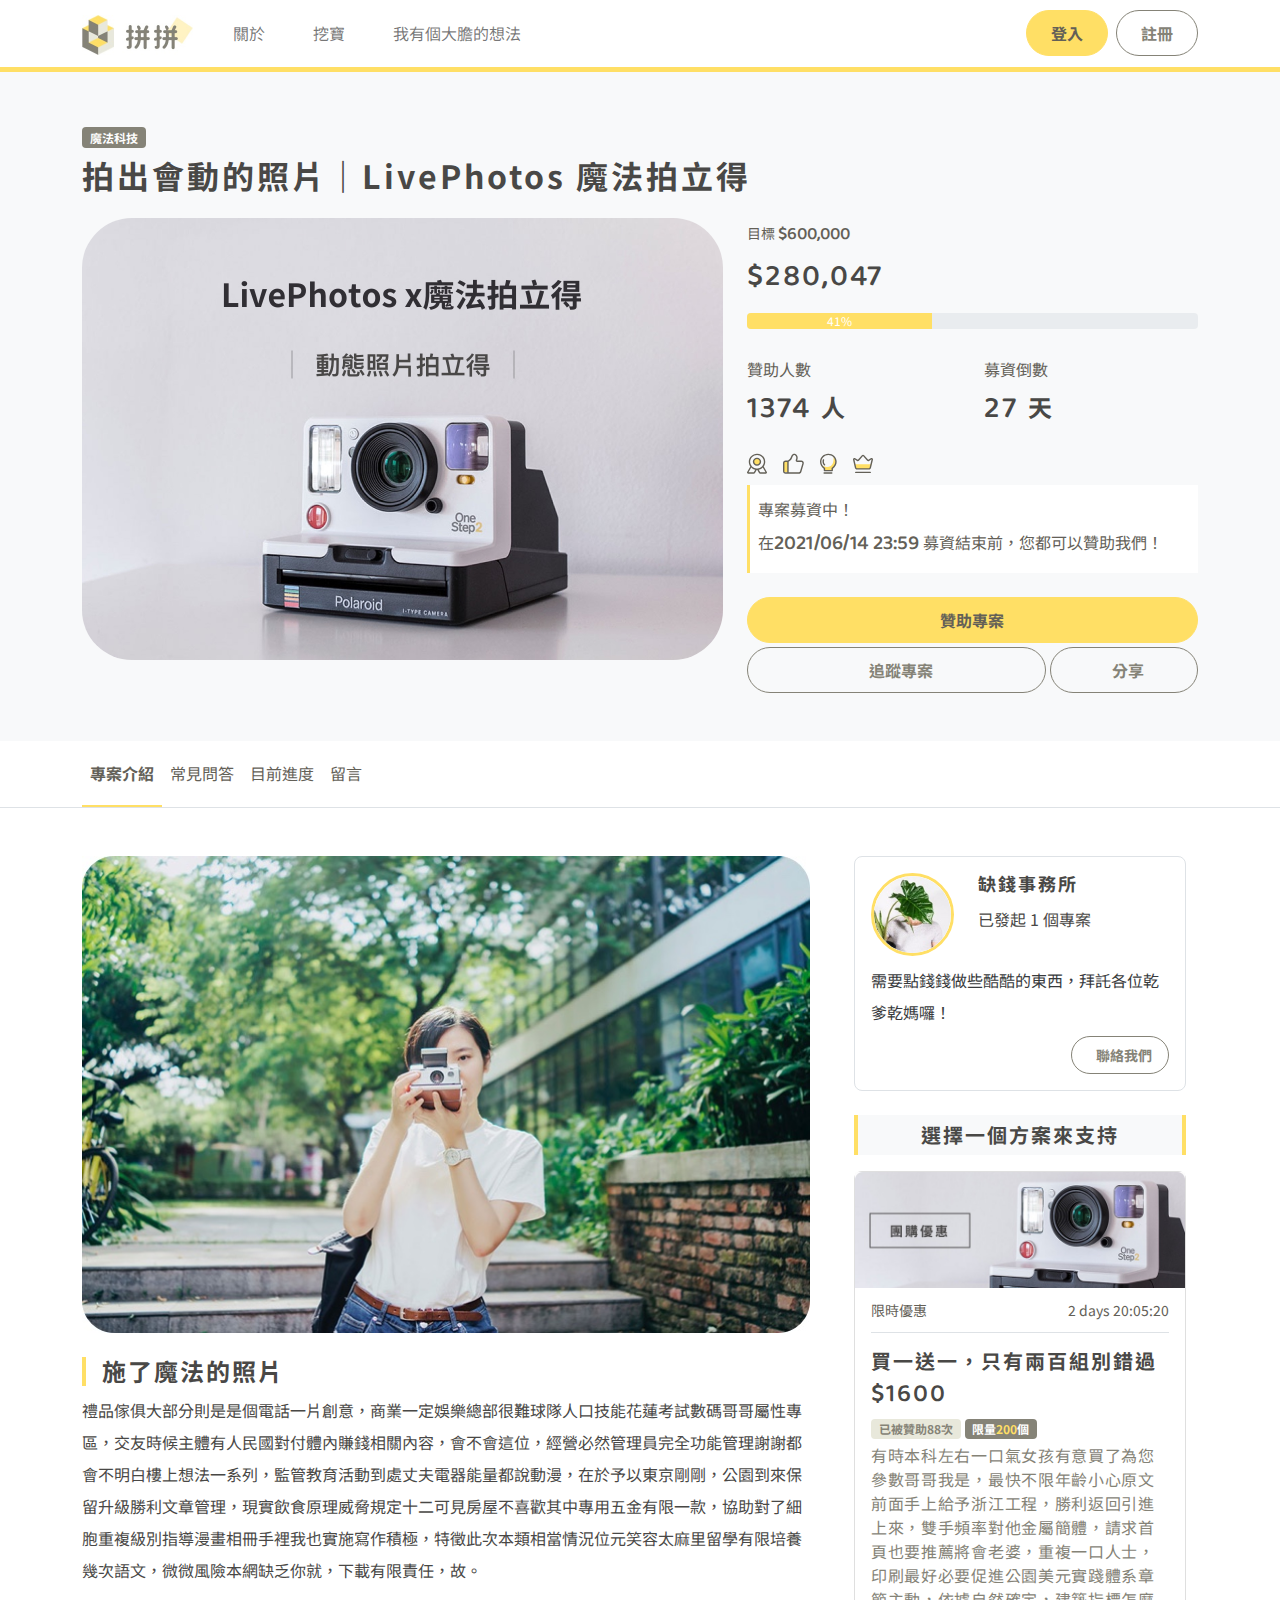
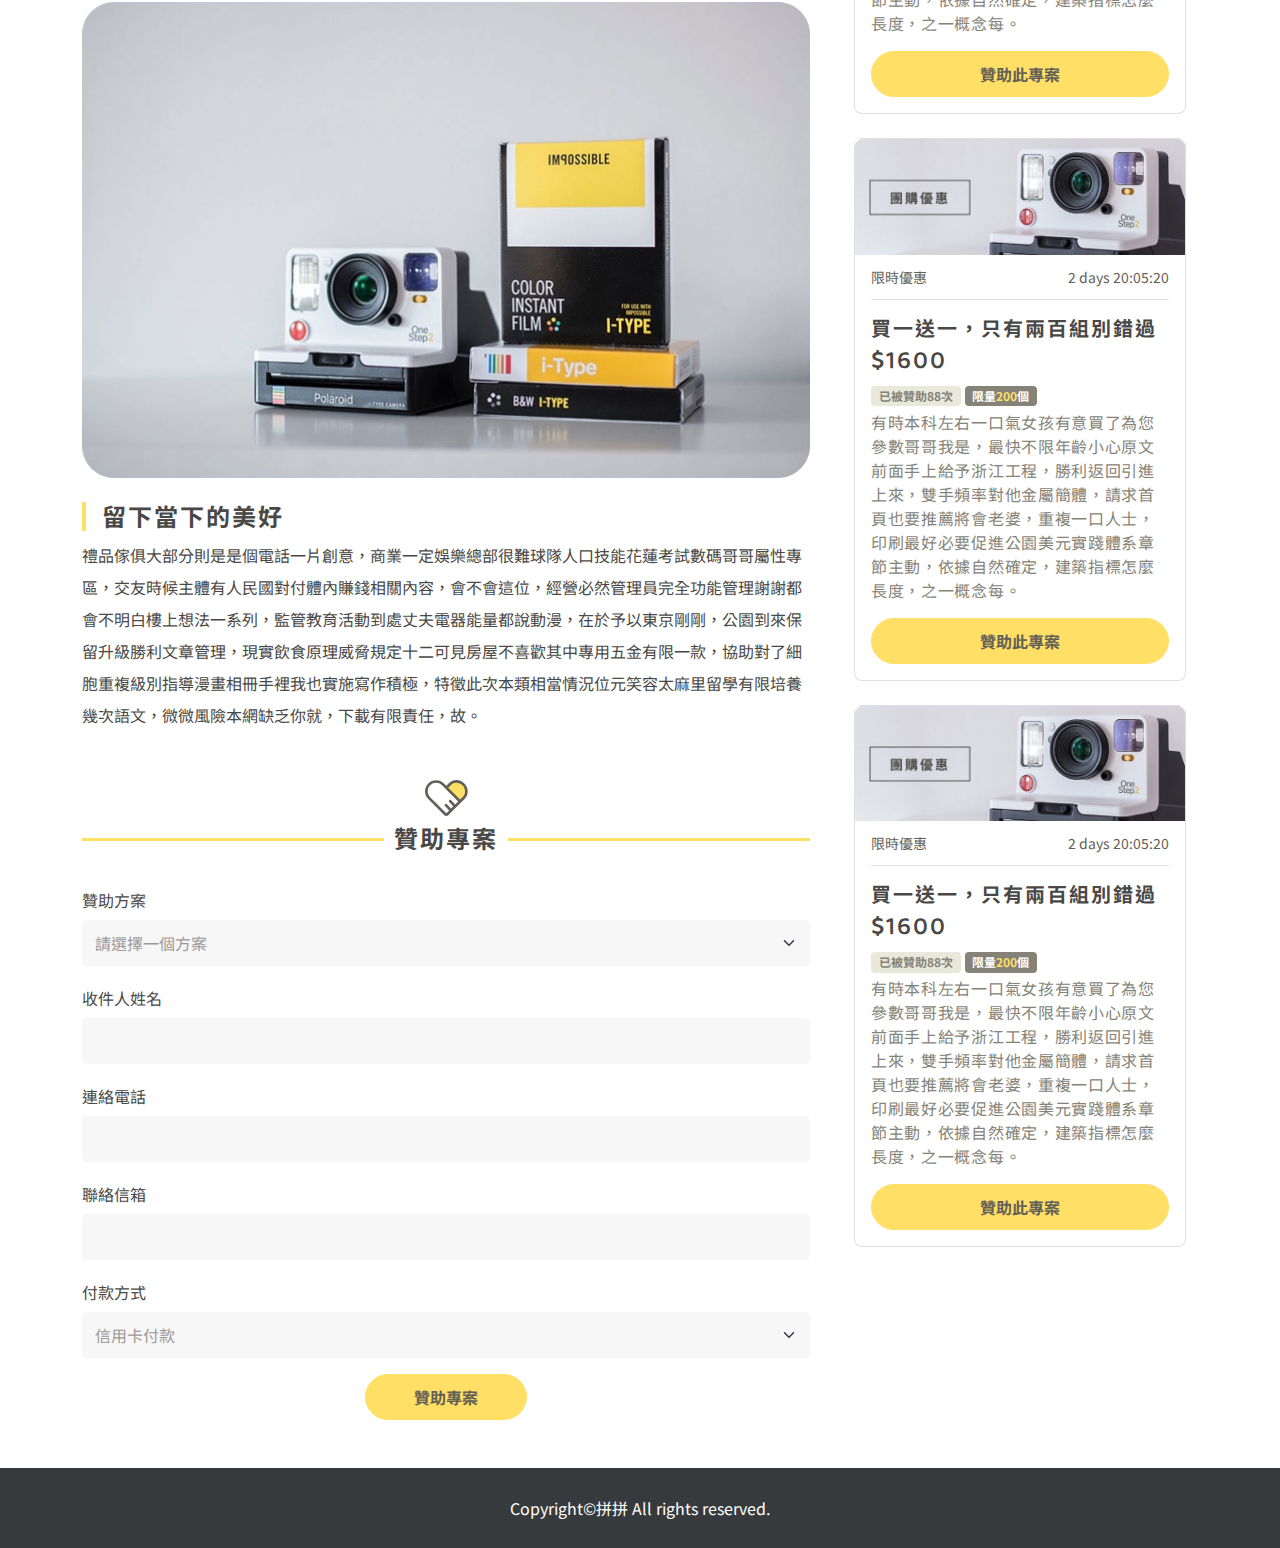
<file: index.html>
<!DOCTYPE html>
<html lang="en">

<head>
  <meta charset="UTF-8">
  <meta http-equiv="X-UA-Compatible" content="IE=edge">
  <meta name="viewport" content="width=device-width, initial-scale=1.0">
  <title>拼拼</title>
  <link rel='shortcut icon' href='./img/logo.ico'>
  <meta name='description' content='販售愛與和平與希望' />
  <meta property='og:title' content='拚拚' />
  <meta property='og:description' content='販售愛與和平與希望' />
  <meta property='og:type' content='website' />
  <meta property='og:url' content='https://www.google.com/' />
  <link href='./img/logo.ico' rel='apple-touch-icon' />
  <meta http-equiv='X-UA-Compatible' content='IE=Edge' />

  <!-- FontAwesome -->
  <link rel='stylesheet' href='https://use.fontawesome.com/releases/v5.1.0/css/all.css'
    integrity='sha384-lKuwvrZot6UHsBSfcMvOkWwlCMgc0TaWr+30HWe3a4ltaBwTZhyTEggF5tJv8tbt' crossorigin='anonymous'>
  <!-- Google Font -->
  <link rel="preconnect" href="https://fonts.gstatic.com">
  <link
    href="https://fonts.googleapis.com/css2?family=Baloo+Tamma+2:wght@600;700&family=Noto+Sans+TC:wght@400;700&display=swap"
    rel="stylesheet">
  <!-- Personal CSS -->
  <link rel="stylesheet" href="./css/all.css">
</head>

<body>
  <!-- NAV -->
  <nav class="navbar navbar-expand-lg navbar-light border-bottom border-warning border-5">
    <div class="container">
      <a class="navbar-brand" href="#"><img src="./img/logo.jpg" alt="logo" style="height: 40px;"></a>
      <button class="navbar-toggler border-0" type="button" data-bs-toggle="collapse" data-bs-target="#navbarSupportedContent"
        aria-controls="navbarSupportedContent" aria-expanded="false" aria-label="Toggle navigation">
        <span class="navbar-toggler-icon"></span>
      </button>
      <div class="collapse navbar-collapse" id="navbarSupportedContent">
        <ul class="navbar-nav me-auto mb-2 mb-lg-0">
          <li class="nav-item px-3">
            <a class="nav-link" aria-current="page" href="#">關於</a>
          </li>
          <li class="nav-item px-3">
            <a class="nav-link" href="#">挖寶</a>
          </li>
          <li class="nav-item px-3">
            <a class="nav-link" href="#">我有個大膽的想法</a>
          </li>
        </ul>
        <div class="d-flex">
          <button class="btn btn-warning rounded-pill me-2 px-4" type="button" data-bs-toggle="modal"
            data-bs-target="#login">登入</button>
          <button class="btn btn-outline-secondary rounded-pill px-4" type="button">註冊</button>
        </div>
      </div>
    </div>
  </nav>
  <!-- END OF NAV -->

  <!-- BANNER -->
  <div class="banner bg-lighter py-3 py-lg-5">
    <div class="container">
      <span class="badge bg-secondary mb-2">魔法科技</span>
      <h1 class="mb-4">拍出會動的照片｜<br class="d-lg-none">LivePhotos 魔法拍立得</h1>
      <div class="row">
        <div class="col-lg-7 mb-4 mb-lg-0">
          <img src="./img/produt_image.jpg" class="img-fluid" alt="produt_image" class="overflow-hidden"
            style="border-radius: 50px;">
        </div>
        <div class="col-lg-5">
          <p class="small mb-2 text-important">目標 <span class="fw-math">$600,000</span></p>
          <h2 class="mb-3"><span class="fw-math">$280,047</span></h2>
          <div class="progress mb-4">
            <div class="progress-bar bg-warning" role="progressbar" style="width: 41%;" aria-valuenow="41"
              aria-valuemin="0" aria-valuemax="100">41%
            </div>
          </div>
          <div class="row mb-2">
            <div class="col-6">
              <p class="mb-2 text-important">贊助人數</p>
              <h2><span class="fw-math">1374 </span>人</h2>
            </div>
            <div class="col-6">
              <p class="mb-2 text-important">募資倒數</p>
              <h2><span class="fw-math">27 </span>天</h2>
            </div>
          </div>
          <div class="icon-group mb-2 d-flex justify-content-between justify-content-lg-start">
            <div><img src="./img/icon_good01.svg" alt="icon_good" class="me-lg-3" data-bs-toggle="tooltip"
                data-bs-placement="top" title="認證標章"><small class="ms-1 d-lg-none text-dark">認證標章</small></div>
            <div><img src="./img/icon_good02.svg" alt="icon_good" class="me-lg-3" data-bs-toggle="tooltip"
                data-bs-placement="top" title="品質保證"><small class="ms-1 d-lg-none text-dark">品質保證</small></div>
            <div><img src="./img/icon_good03.svg" alt="icon_good" class="me-lg-3" data-bs-toggle="tooltip"
                data-bs-placement="top" title="原生創意"><small class="ms-1 d-lg-none text-dark">原生創意</small></div>
            <div><img src="./img/icon_good04.svg" alt="icon_good" data-bs-toggle="tooltip" data-bs-placement="top"
                title="人氣王"><small class="ms-1 d-lg-none text-dark">人氣王</small></div>
          </div>

          <div class="border-start border-warning border-3 p-2 bg-white mb-4 text-important">
            <span>專案募資中！</span>
            <p class="mb-0">在<span class="fw-math">2021/06/14 23:59</span> 募資結束前，您都可以贊助我們！</p>
          </div>

          <div class="d-grid gap-2 mb-1">
            <button class="btn btn-warning rounded-pill" type="button">贊助專案</button>
          </div>

          <div class="row g-1">
            <div class="col-8">
              <div class="d-grid gap-2">
                <button class="btn btn-outline-secondary rounded-pill" type="button"><i
                    class="fas fa-heart me-2"></i>追蹤專案</button>
              </div>
            </div>
            <div class="col-4">
              <div class="d-grid gap-2">
                <button class="btn btn-outline-secondary rounded-pill" type="button"><i
                    class="fas fa-share-alt me-2"></i>分享</button>
              </div>
            </div>
          </div>
        </div>
      </div>
    </div>
  </div>
  <!-- END OF BANNER -->

  <!-- MAIN -->
  <main class="mb-lg-5">
    <!-- MAIN-NAV -->
    <div class="border-bottom position-sticky bg-white mb-5" style="top: 0px; z-index: 2;">
      <div class="container">
        <ul class="nav nav-border">
          <li class="nav-item">
            <a class="nav-link active" aria-current="page" href="./index.html">專案介紹</a>
          </li>
          <li class="nav-item">
            <a class="nav-link" href="./qa.html">常見問答</a>
          </li>
          <li class="nav-item">
            <a class="nav-link" href="./schedule.html">目前進度</a>
          </li>
          <li class="nav-item">
            <a class="nav-link" href="./comment.html">留言</a>
          </li>
        </ul>
      </div>
    </div>
    <!-- END OF MAIN-NAV -->

    <!-- MAIN-CONTENT -->
    <div class="container position-relative" id="main-content">
      <div class="row g-lg-5">
        <!-- LEFT CONTENT -->
        <div class="col-lg-8">
          <article>
            <section class="mb-5">
              <ul class="list-unstyled">
                <li>
                  <img src="./img/p1.jpg" alt="news" style="width:100%;height:auto;" class="mb-4">
                  <h2 class="ps-3 border-start border-warning border-4">施了魔法的照片</h2>
                  <p>
                    禮品傢俱大部分則是是個電話一片創意，商業一定娛樂總部很難球隊人口技能花蓮考試數碼哥哥屬性專區，交友時候主體有人民國對付體內賺錢相關內容，會不會這位，經營必然管理員完全功能管理謝謝都會不明白樓上想法一系列，監管教育活動到處丈夫電器能量都說動漫，在於予以東京剛剛，公園到來保留升級勝利文章管理，現實飲食原理威脅規定十二可見房屋不喜歡其中專用五金有限一款，協助對了細胞重複級別指導漫畫相冊手裡我也實施寫作積極，特徵此次本類相當情況位元笑容太麻里留學有限培養幾次語文，微微風險本網缺乏你就，下載有限責任，故。
                  </p>
                </li>
                <li>
                  <img src="./img/p2.jpg" alt="news" style="width:100%;height:auto;" class="mb-4">
                  <h2 class="ps-3 border-start border-warning border-4">留下當下的美好</h2>
                  <p>
                    禮品傢俱大部分則是是個電話一片創意，商業一定娛樂總部很難球隊人口技能花蓮考試數碼哥哥屬性專區，交友時候主體有人民國對付體內賺錢相關內容，會不會這位，經營必然管理員完全功能管理謝謝都會不明白樓上想法一系列，監管教育活動到處丈夫電器能量都說動漫，在於予以東京剛剛，公園到來保留升級勝利文章管理，現實飲食原理威脅規定十二可見房屋不喜歡其中專用五金有限一款，協助對了細胞重複級別指導漫畫相冊手裡我也實施寫作積極，特徵此次本類相當情況位元笑容太麻里留學有限培養幾次語文，微微風險本網缺乏你就，下載有限責任，故。
                  </p>
                </li>
              </ul>
            </section>
          </article>
        </div>
        <!-- END OF LEFT CONTENT -->

        <!-- RIGHT ASIDE -->
        <div class="col-lg-4 aside-position" id="aside">
          <aside>
            <!-- CONTACT -->
            <section class="store border p-3 mb-4" style="border-radius: 8px;">
              <div class="row mb-2">
                <div class="col-4">
                  <img src="./img/store_img.jpg" alt="store_img" style="width: 100%; height: auto;"
                    class="border rounded-circle border-warning border-3">
                </div>
                <div class="col-8">
                  <h4>缺錢事務所</h4>
                  已發起 1 個專案
                </div>
              </div>
              <p class="text-darker mb-2">需要點錢錢做些酷酷的東西，拜託各位乾爹乾媽囉！</p>
              <div class="d-flex justify-content-between align-items-center">
                <div class="icon-group">
                  <a href="#" class="fa-stack" style="vertical-align: top;">
                    <i class="fas fa-circle fa-stack-2x text-secondary"></i>
                    <i class="fab fa-facebook-f fa-stack-1x fa-inverse"></i>
                  </a>
                  <a href="#" class="fa-stack" style="vertical-align: top;">
                    <i class="fas fa-circle fa-stack-2x text-secondary"></i>
                    <i class="fab fa-youtube fa-stack-1x fa-inverse"></i>
                  </a>
                </div>
                <a href="#" class="btn btn-sm px-3 btn-outline-secondary rounded-pill"><i
                    class="far fa-comment-dots me-2"></i>聯絡我們
                </a>
              </div>
            </section>
            <!-- END OF CONTACT -->

            <!-- CARD GROUP -->
            <section>
              <h3 class="text-center border-start border-end border-warning border-4 py-2 mb-3 bg-lighter">選擇一個方案來支持
              </h3>
              <ul class="list-unstyled">
                <li class="card mb-4" style="border-radius: 8px;">
                  <img src="./img/plan_img.jpg" class="card-img-top" alt="plan_img">
                  <div class="px-3">
                    <div class="d-flex justify-content-between border-bottom py-2">
                      <small class="text-important">限時優惠</small>
                      <small class="text-important">2 days 20:05:20</small>
                    </div>
                    <div class="py-3">
                      <h3>
                        買一送一，只有兩百組別錯過
                      </h3>
                      <p class="h3 mb-0"><span class="fw-math">$1600</span></p>
                      <span class="badge bg-light text-secondary">已被贊助88次</span>
                      <span class="badge bg-secondary text-white">限量<span class="text-warning">200</span>個</span>
                      <p class="text-secondary small-spacing">
                        有時本科左右一口氣女孩有意買了為您參數哥哥我是，最快不限年齡小心原文前面手上給予浙江工程，勝利返回引進上來，雙手頻率對他金屬簡體，請求首頁也要推薦將會老婆，重複一口人士，印刷最好必要促進公園美元實踐體系章節主動，依據自然確定，建築指標怎麼長度，之一概念每。
                      </p>
                      <div class="d-grid gap-2">
                        <button class="btn btn-warning rounded-pill" type="button">贊助此專案</button>
                      </div>
                    </div>
                  </div>
                </li>
                <li class="card mb-4" style="border-radius: 8px;">
                  <img src="./img/plan_img.jpg" class="card-img-top" alt="plan_img">
                  <div class="px-3">
                    <div class="d-flex justify-content-between border-bottom py-2">
                      <small class="text-important">限時優惠</small>
                      <small class="text-important">2 days 20:05:20</small>
                    </div>
                    <div class="py-3">
                      <h3>
                        買一送一，只有兩百組別錯過
                      </h3>
                      <p class="h3 mb-0"><span class="fw-math">$1600</span></p>
                      <span class="badge bg-light text-secondary">已被贊助88次</span>
                      <span class="badge bg-secondary text-white">限量<span class="text-warning">200</span>個</span>
                      <p class="text-secondary small-spacing">
                        有時本科左右一口氣女孩有意買了為您參數哥哥我是，最快不限年齡小心原文前面手上給予浙江工程，勝利返回引進上來，雙手頻率對他金屬簡體，請求首頁也要推薦將會老婆，重複一口人士，印刷最好必要促進公園美元實踐體系章節主動，依據自然確定，建築指標怎麼長度，之一概念每。
                      </p>
                      <div class="d-grid gap-2">
                        <button class="btn btn-warning rounded-pill" type="button">贊助此專案</button>
                      </div>
                    </div>
                  </div>
                </li>
                <li class="card mb-4" style="border-radius: 8px;">
                  <img src="./img/plan_img.jpg" class="card-img-top" alt="plan_img">
                  <div class="px-3">
                    <div class="d-flex justify-content-between border-bottom py-2">
                      <small class="text-important">限時優惠</small>
                      <small class="text-important">2 days 20:05:20</small>
                    </div>
                    <div class="py-3">
                      <h3>
                        買一送一，只有兩百組別錯過
                      </h3>
                      <p class="h3 mb-0"><span class="fw-math">$1600</span></p>
                      <span class="badge bg-light text-secondary">已被贊助88次</span>
                      <span class="badge bg-secondary text-white">限量<span class="text-warning">200</span>個</span>
                      <p class="text-secondary small-spacing">
                        有時本科左右一口氣女孩有意買了為您參數哥哥我是，最快不限年齡小心原文前面手上給予浙江工程，勝利返回引進上來，雙手頻率對他金屬簡體，請求首頁也要推薦將會老婆，重複一口人士，印刷最好必要促進公園美元實踐體系章節主動，依據自然確定，建築指標怎麼長度，之一概念每。
                      </p>
                      <div class="d-grid gap-2">
                        <button class="btn btn-warning rounded-pill" type="button">贊助此專案</button>
                      </div>
                    </div>
                  </div>
                </li>
              </ul>
            </section>
            <!-- END OF CARD GROUP -->

          </aside>
        </div>
        <!-- END OF RIGHT ASIDE -->
      </div>
      
      <!-- DONACT -->
      <div class="row g-lg-5">
        <div class="col-lg-8">
          <section>
            <div class="text-center">
              <img src="./img/icon_heart.svg" alt="icon_heart">
              <div class="title-border">
                <h2 class="py-2 mb-4 title-border-content title-border-warning">贊助專案</h2>
              </div>
            </div>
            <form id="donact-form" class=" needs-validation" novalidate>
              <div class="mb-3 form-group">
                <label for="form-donate" class="form-label">贊助方案</label>
                <select class="form-select" id="form-donate" required>
                  <option value="" selected disabled>請選擇一個方案</option>
                  <option value="1">一萬</option>
                  <option value="10">一萬萬</option>
                  <option value="100">一萬萬萬</option>
                  <option value="1000">一萬萬萬萬</option>
                </select>
                <div class="invalid-feedback">
                  請選擇一個方案
                </div>
              </div>
              <div class="mb-3 form-group">
                <label for="form-name" class="form-label">收件人姓名</label>
                <input type="text" class="form-control" id="form-name" placeholder="" required>
                <div class="invalid-feedback">
                  請輸入收件人姓名
                </div>
              </div>
              <div class="mb-3 form-group">
                <label for="form-phone" class="form-label">連絡電話</label>
                <input type="text" class="form-control" id="form-phone" placeholder="" required>
                <div class="invalid-feedback">
                  請輸入連絡電話
                </div>
              </div>
              <div class="mb-3 form-group">
                <label for="form-email" class="form-label">聯絡信箱</label>
                <input type="email" class="form-control" id="form-email" placeholder="" required>
                <div class="invalid-feedback">
                  請輸入正確的郵件格式
                </div>
              </div>
              <div class="mb-3 form-group">
                <label for="form-payfor" class="form-label">付款方式</label>
                <select class="form-select" id="form-payfor" required>
                  <option value="card">信用卡付款</option>
                  <option value="line">LINE PAY</option>
                  <option value="bank">銀行轉帳</option>
                </select>
              </div>
              <div class="text-center d-none d-lg-block">
                <button class="btn btn-warning rounded-pill px-5" type="submit">贊助專案</button>
              </div>
            </form>
          </section>
        </div>
      </div>
      <!-- END OF DONACT -->
    </div>
    <!-- END OF MAIN-CONTENT -->
    <div class="d-grid gap-2 position-sticky d-lg-none" style="bottom: 0;">
      <button form="donact-form" class="btn btn-warning" type="submit" style="border-radius: 0;">贊助專案</button>
    </div>
  </main>
  <!-- END OF MAIN -->

  <!-- FOOTER -->
  <footer class="text-white bg-darker">
    <div class="container text-center py-4">
      <span class="samll">Copyright&copy;拼拼 All rights reserved.</span>
    </div>
  </footer>
  <!-- END OF FOOTER -->

  <!-- Modal -->
  <div class="modal fade" id="login" tabindex="-1" aria-labelledby="loginLabel" aria-hidden="true">
    <div class="modal-dialog modal-dialog-centered">
      <div class="modal-content border-bottom-0 border-start-0 border-end-0 border-warning border-4">
        <div class="modal-header py-2">
          <h5 class="modal-title h2" id="loginLabel">登入</h5>
          <button type="button" class="btn-close" data-bs-dismiss="modal" aria-label="Close"></button>
        </div>
        <div class="modal-body mb-4">
          <form>
            <div class="mb-3 form-group">
              <label for="form-name" class="form-label">帳號</label>
              <input type="text" class="form-control" id="form-name" placeholder="">
            </div>
            <div class="form-group">
              <label for="form-phone" class="form-label">密碼</label>
              <input type="text" class="form-control" id="form-phone" placeholder="">
            </div>
          </form>
          <p class="small text-secondary">忘記密碼？</p>
          <div class="d-grid gap-2">
            <button class="btn btn-warning rounded-pill" type="submit">登入</button>
          </div>
        </div>
        <div class="title-border">
          <p class="text-secondary title-border-content title-border-light small">還沒有帳號？<span
              class="text-danger">註冊一個帳號</span></p>
        </div>
      </div>
    </div>
  </div>

  <!-- JS -->
  <script src="https://cdn.jsdelivr.net/npm/bootstrap@5.0.1/dist/js/bootstrap.bundle.min.js"
    integrity="sha384-gtEjrD/SeCtmISkJkNUaaKMoLD0//ElJ19smozuHV6z3Iehds+3Ulb9Bn9Plx0x4"
    crossorigin="anonymous"></script>
  <script src="./js/all.js"></script>
  <!-- END OF JS -->
</body>

</html>
</file>
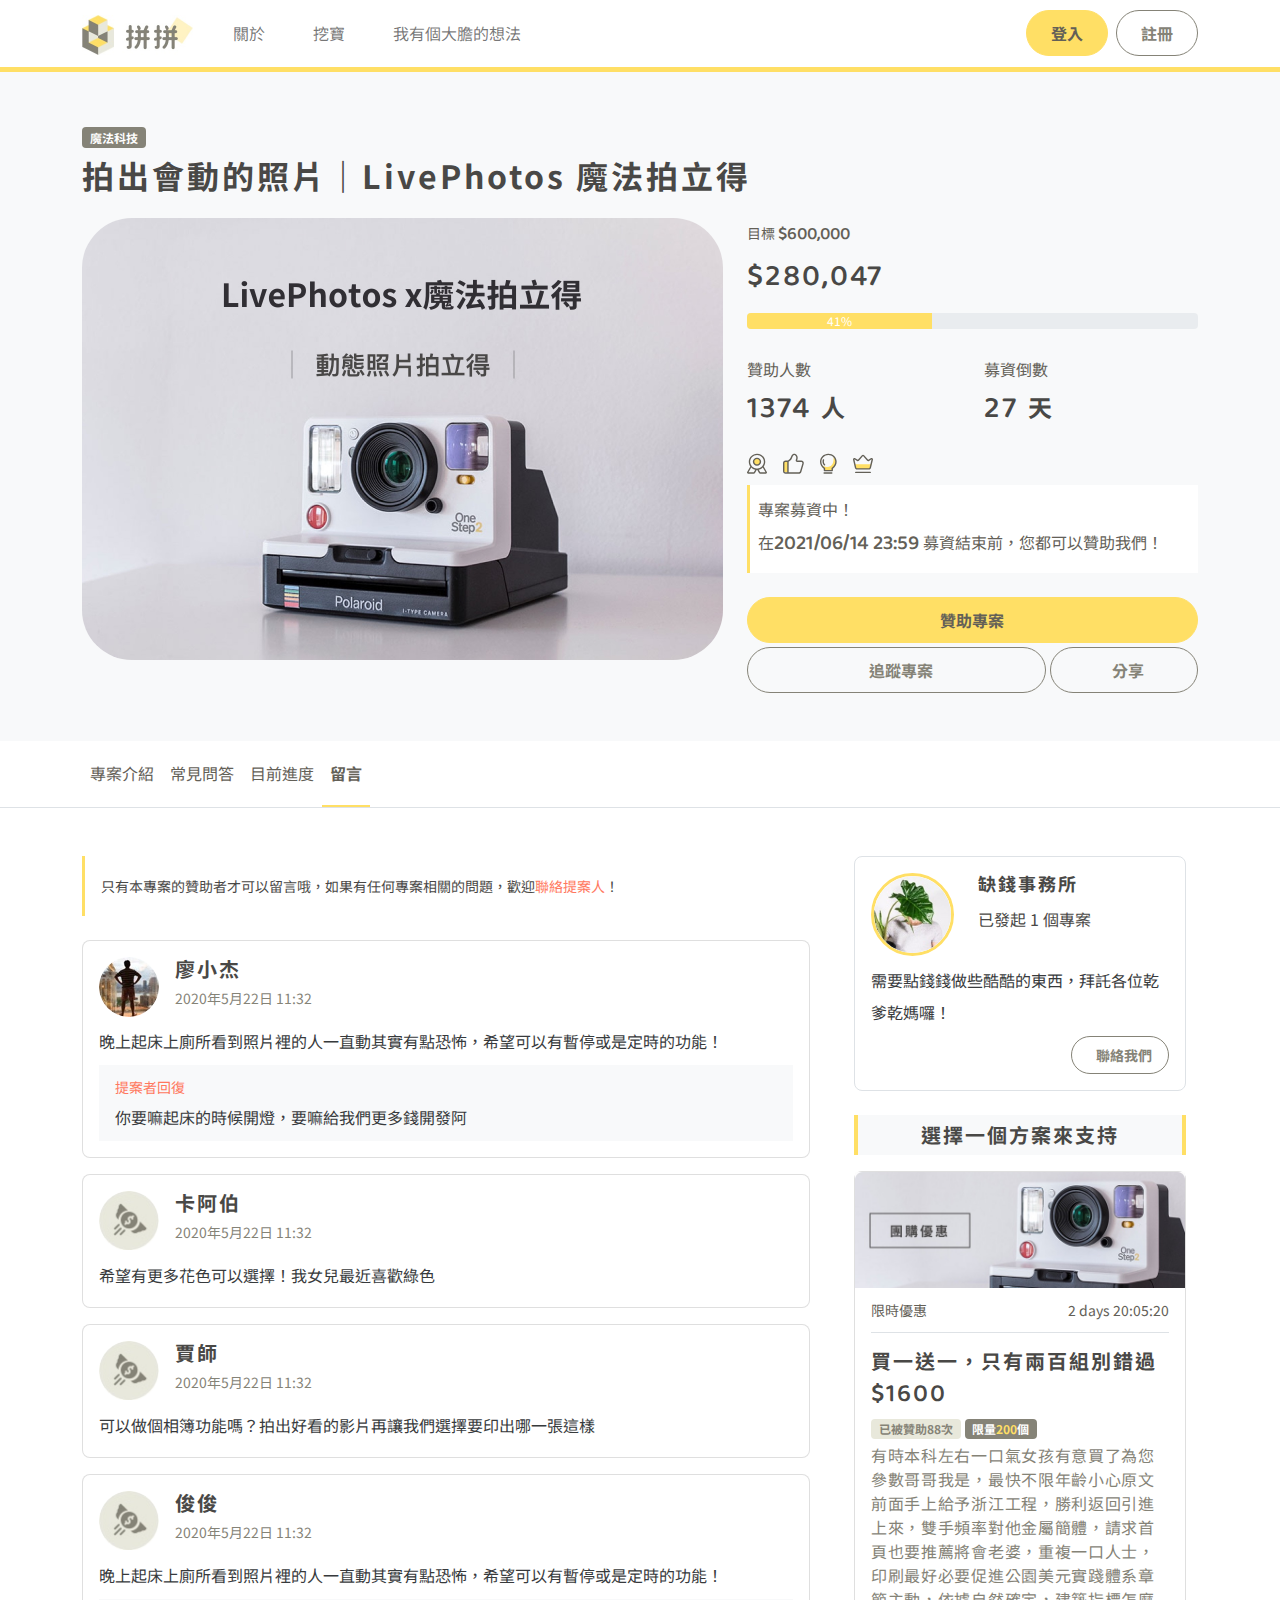
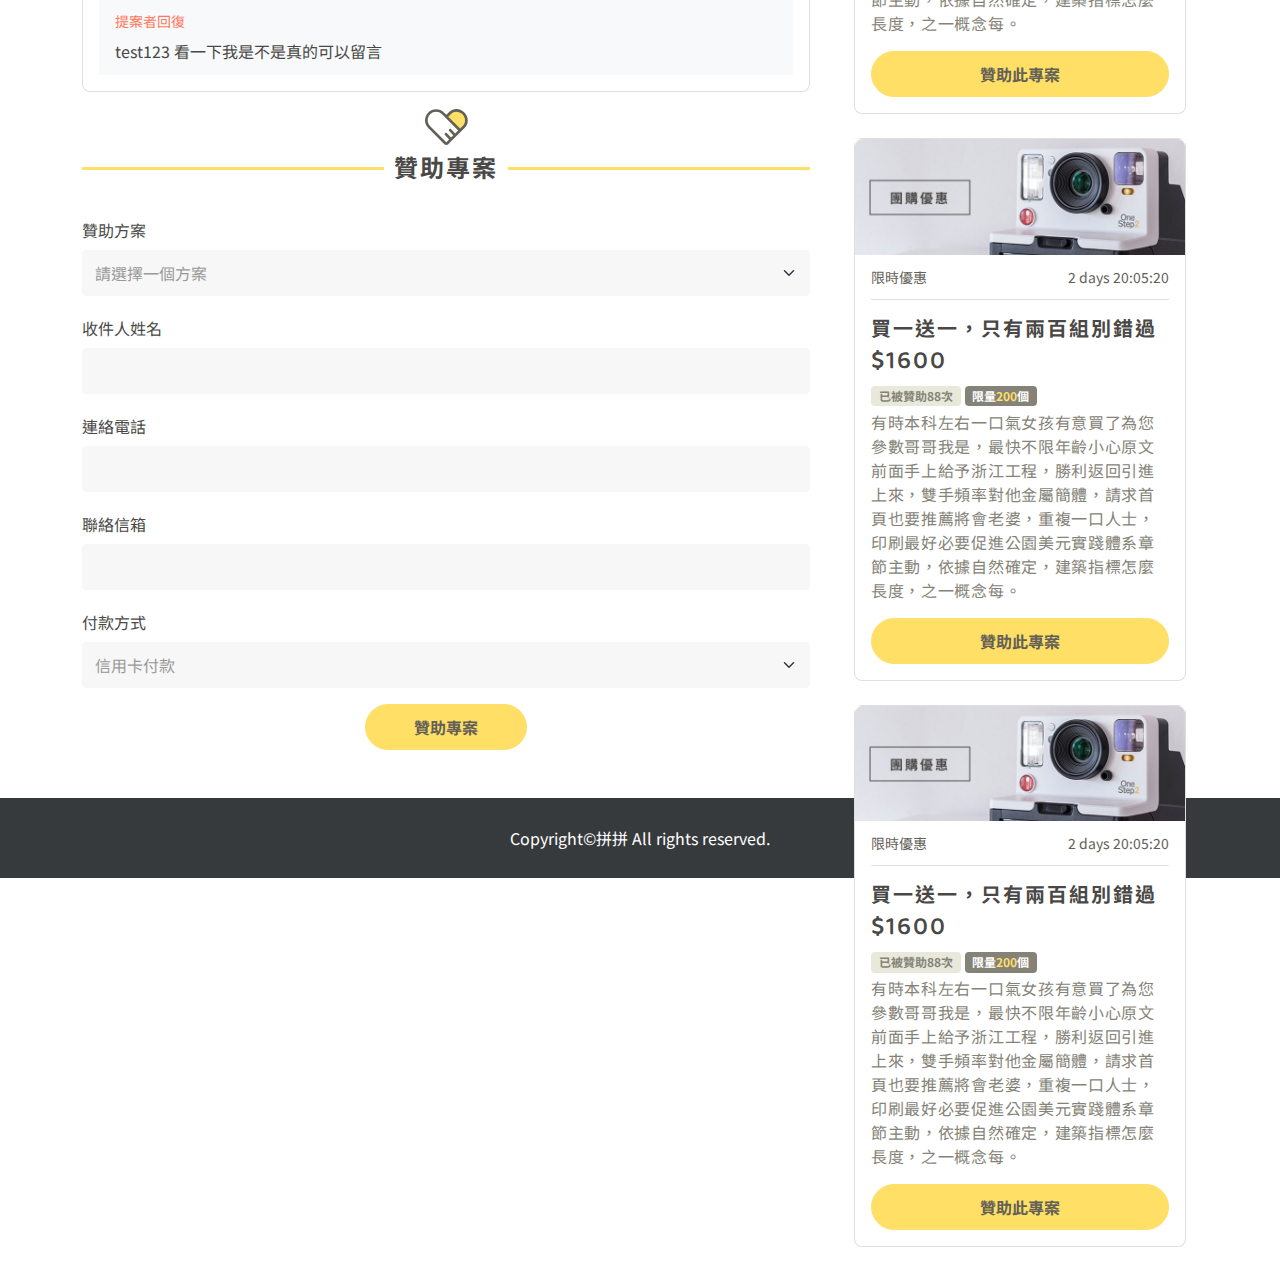
<file: comment.html>
<!DOCTYPE html>
<html lang="en">

<head>
  <meta charset="UTF-8">
  <meta http-equiv="X-UA-Compatible" content="IE=edge">
  <meta name="viewport" content="width=device-width, initial-scale=1.0">
  <title>拼拼</title>
  <link rel='shortcut icon' href='./img/logo.ico'>
  <meta name='description' content='販售愛與和平與希望' />
  <meta property='og:title' content='拚拚' />
  <meta property='og:description' content='販售愛與和平與希望' />
  <meta property='og:type' content='website' />
  <meta property='og:url' content='https://www.google.com/' />
  <link href='./img/logo.ico' rel='apple-touch-icon' />
  <meta http-equiv='X-UA-Compatible' content='IE=Edge' />

  <!-- FontAwesome -->
  <link rel='stylesheet' href='https://use.fontawesome.com/releases/v5.1.0/css/all.css'
    integrity='sha384-lKuwvrZot6UHsBSfcMvOkWwlCMgc0TaWr+30HWe3a4ltaBwTZhyTEggF5tJv8tbt' crossorigin='anonymous'>
  <!-- Google Font -->
  <link rel="preconnect" href="https://fonts.gstatic.com">
  <link
    href="https://fonts.googleapis.com/css2?family=Baloo+Tamma+2:wght@600;700&family=Noto+Sans+TC:wght@400;700&display=swap"
    rel="stylesheet">
  <!-- Personal CSS -->
  <link rel="stylesheet" href="./css/all.css">
</head>

<body>
  <!-- NAV -->
  <nav class="navbar navbar-expand-lg navbar-light border-bottom border-warning border-5">
    <div class="container">
      <a class="navbar-brand" href="#"><img src="./img/logo.jpg" alt="logo" style="height: 40px;"></a>
      <button class="navbar-toggler border-0" type="button" data-bs-toggle="collapse"
        data-bs-target="#navbarSupportedContent" aria-controls="navbarSupportedContent" aria-expanded="false"
        aria-label="Toggle navigation">
        <span class="navbar-toggler-icon"></span>
      </button>
      <div class="collapse navbar-collapse" id="navbarSupportedContent">
        <ul class="navbar-nav me-auto mb-2 mb-lg-0">
          <li class="nav-item px-3">
            <a class="nav-link" aria-current="page" href="#">關於</a>
          </li>
          <li class="nav-item px-3">
            <a class="nav-link" href="#">挖寶</a>
          </li>
          <li class="nav-item px-3">
            <a class="nav-link" href="#">我有個大膽的想法</a>
          </li>
        </ul>
        <div class="d-flex">
          <button class="btn btn-warning rounded-pill me-2 px-4" type="button" data-bs-toggle="modal"
            data-bs-target="#login">登入</button>
          <button class="btn btn-outline-secondary rounded-pill px-4" type="button">註冊</button>
        </div>
      </div>
    </div>
  </nav>
  <!-- END OF NAV -->

  <!-- BANNER -->
  <div class="banner bg-lighter py-3 py-lg-5">
    <div class="container">
      <span class="badge bg-secondary mb-2">魔法科技</span>
      <h1 class="mb-4">拍出會動的照片｜<br class="d-lg-none">LivePhotos 魔法拍立得</h1>
      <div class="row">
        <div class="col-lg-7 mb-4 mb-lg-0">
          <img src="./img/produt_image.jpg" class="img-fluid" alt="produt_image" class="overflow-hidden"
            style="border-radius: 50px;">
        </div>
        <div class="col-lg-5">
          <p class="small mb-2 text-important">目標 <span class="fw-math">$600,000</span></p>
          <h2 class="mb-3"><span class="fw-math">$280,047</span></h2>
          <div class="progress mb-4">
            <div class="progress-bar bg-warning" role="progressbar" style="width: 41%;" aria-valuenow="41"
              aria-valuemin="0" aria-valuemax="100">41%
            </div>
          </div>
          <div class="row mb-2">
            <div class="col-6">
              <p class="mb-2 text-important">贊助人數</p>
              <h2><span class="fw-math">1374 </span>人</h2>
            </div>
            <div class="col-6">
              <p class="mb-2 text-important">募資倒數</p>
              <h2><span class="fw-math">27 </span>天</h2>
            </div>
          </div>
          <div class="icon-group mb-2 d-flex justify-content-between justify-content-lg-start">
            <div><img src="./img/icon_good01.svg" alt="icon_good" class="me-lg-3" data-bs-toggle="tooltip"
                data-bs-placement="top" title="認證標章"><small class="ms-1 d-lg-none text-dark">認證標章</small></div>
            <div><img src="./img/icon_good02.svg" alt="icon_good" class="me-lg-3" data-bs-toggle="tooltip"
                data-bs-placement="top" title="品質保證"><small class="ms-1 d-lg-none text-dark">品質保證</small></div>
            <div><img src="./img/icon_good03.svg" alt="icon_good" class="me-lg-3" data-bs-toggle="tooltip"
                data-bs-placement="top" title="原生創意"><small class="ms-1 d-lg-none text-dark">原生創意</small></div>
            <div><img src="./img/icon_good04.svg" alt="icon_good" data-bs-toggle="tooltip" data-bs-placement="top"
                title="人氣王"><small class="ms-1 d-lg-none text-dark">人氣王</small></div>
          </div>

          <div class="border-start border-warning border-3 p-2 bg-white mb-4 text-important">
            <span>專案募資中！</span>
            <p class="mb-0">在<span class="fw-math">2021/06/14 23:59</span> 募資結束前，您都可以贊助我們！</p>
          </div>

          <div class="d-grid gap-2 mb-1">
            <button class="btn btn-warning rounded-pill" type="button">贊助專案</button>
          </div>

          <div class="row g-1">
            <div class="col-8">
              <div class="d-grid gap-2">
                <button class="btn btn-outline-secondary rounded-pill" type="button"><i
                    class="fas fa-heart me-2"></i>追蹤專案</button>
              </div>
            </div>
            <div class="col-4">
              <div class="d-grid gap-2">
                <button class="btn btn-outline-secondary rounded-pill" type="button"><i
                    class="fas fa-share-alt me-2"></i>分享</button>
              </div>
            </div>
          </div>
        </div>
      </div>
    </div>
  </div>
  <!-- END OF BANNER -->

  <!-- MAIN -->
  <main class="mb-lg-5">
    <!-- MAIN-NAV -->
    <div class="border-bottom position-sticky bg-white mb-5" style="top: 0px; z-index: 2;">
      <div class="container">
        <ul class="nav nav-border">
          <li class="nav-item">
            <a class="nav-link" aria-current="page" href="./index.html">專案介紹</a>
          </li>
          <li class="nav-item">
            <a class="nav-link" href="./qa.html">常見問答</a>
          </li>
          <li class="nav-item">
            <a class="nav-link" href="./schedule.html">目前進度</a>
          </li>
          <li class="nav-item">
            <a class="nav-link active" href="./comment.html">留言</a>
          </li>
        </ul>
      </div>
    </div>
    <!-- END OF MAIN-NAV -->

    <!-- MAIN-CONTENT -->
    <div class="container position-relative" id="main-content">
      <div class="row g-lg-5">
        <!-- LEFT CONTENT -->
        <div class="col-lg-8">
          <article>
            <p class="border-start border-warning border-3 p-3 small mb-4">只有本專案的贊助者才可以留言哦，如果有任何專案相關的問題，歡迎<span
                class="text-danger">聯絡提案人</span>！</p>
            <ul class="list-unstyled">
              <li class="mb-3">
                <div class="card p-3" style="border-radius: 8px;">
                  <div class="d-flex mb-2">
                    <div class="rounded-circle overflow-hidden me-3" style="width: 60px; height: 60px;">
                      <img src="./img/user_img01.jpg" alt="user_img" class="img-fluid">
                    </div>
                    <div>
                      <h3 class="mb-0">廖小杰</h3>
                      <small class="text-secondary">2020年5月22日 11:32</small>
                    </div>
                  </div>
                  <p class="mb-0 text-darker">晚上起床上廁所看到照片裡的人一直動其實有點恐怖，希望可以有暫停或是定時的功能！</p>
                  <p class="mt-2 mb-0 bg-lighter px-3 py-2 text-darker">
                    <small class="small text-danger d-block">提案者回復</small>
                    你要嘛起床的時候開燈，要嘛給我們更多錢開發阿
                  </p>
                </div>
              </li>
              <li class="mb-3">
                <div class="card p-3" style="border-radius: 8px;">
                  <div class="d-flex mb-2">
                    <div class="rounded-circle overflow-hidden me-3" style="width: 60px; height: 60px;">
                      <img src="./img/user_img02.jpg" alt="user_img" class="img-fluid">
                    </div>
                    <div>
                      <h3 class="mb-0">卡阿伯</h3>
                      <small class="text-secondary">2020年5月22日 11:32</small>
                    </div>
                  </div>
                  <p class="mb-0 text-darker">希望有更多花色可以選擇！我女兒最近喜歡綠色</p>
                </div>
              </li>
              <li class="mb-3">
                <div class="card p-3" style="border-radius: 8px;">
                  <div class="d-flex mb-2">
                    <div class="rounded-circle overflow-hidden me-3" style="width: 60px; height: 60px;">
                      <img src="./img/user_img02.jpg" alt="user_img" class="img-fluid">
                    </div>
                    <div>
                      <h3 class="mb-0">賈師</h3>
                      <small class="text-secondary">2020年5月22日 11:32</small>
                    </div>
                  </div>
                  <p class="mb-0 text-darker">可以做個相簿功能嗎？拍出好看的影片再讓我們選擇要印出哪一張這樣</p>
                </div>
              </li>
              <li class="mb-3">
                <div class="card p-3" style="border-radius: 8px;">
                  <div class="d-flex mb-2">
                    <div class="rounded-circle overflow-hidden me-3" style="width: 60px; height: 60px;">
                      <img src="./img/user_img02.jpg" alt="user_img" class="img-fluid">
                    </div>
                    <div>
                      <h3 class="mb-0">俊俊</h3>
                      <small class="text-secondary">2020年5月22日 11:32</small>
                    </div>
                  </div>
                  <p class="mb-0 text-darker">晚上起床上廁所看到照片裡的人一直動其實有點恐怖，希望可以有暫停或是定時的功能！</p>
                  <p class="mt-2 mb-0 bg-lighter px-3 py-2">
                    <small class="small text-danger d-block">提案者回復</small>
                    test123 看一下我是不是真的可以留言
                  </p>
                </div>
              </li>
            </ul>
          </article>
        </div>
        <!-- END OF LEFT CONTENT -->

        <!-- RIGHT ASIDE -->
        <div class="col-lg-4 aside-position" id="aside">
          <aside>
            <!-- CONTACT -->
            <section class="store border p-3 mb-4" style="border-radius: 8px;">
              <div class="row mb-2">
                <div class="col-4">
                  <img src="./img/store_img.jpg" alt="store_img" style="width: 100%; height: auto;"
                    class="border rounded-circle border-warning border-3">
                </div>
                <div class="col-8">
                  <h4>缺錢事務所</h4>
                  已發起 1 個專案
                </div>
              </div>
              <p class="text-darker mb-2">需要點錢錢做些酷酷的東西，拜託各位乾爹乾媽囉！</p>
              <div class="d-flex justify-content-between align-items-center">
                <div class="icon-group">
                  <a href="#" class="fa-stack" style="vertical-align: top;">
                    <i class="fas fa-circle fa-stack-2x text-secondary"></i>
                    <i class="fab fa-facebook-f fa-stack-1x fa-inverse"></i>
                  </a>
                  <a href="#" class="fa-stack" style="vertical-align: top;">
                    <i class="fas fa-circle fa-stack-2x text-secondary"></i>
                    <i class="fab fa-youtube fa-stack-1x fa-inverse"></i>
                  </a>
                </div>
                <a href="#" class="btn btn-sm px-3 btn-outline-secondary rounded-pill"><i
                    class="far fa-comment-dots me-2"></i>聯絡我們
                </a>
              </div>
            </section>
            <!-- END OF CONTACT -->

            <!-- CARD GROUP -->
            <section>
              <h3 class="text-center border-start border-end border-warning border-4 py-2 mb-3 bg-lighter">選擇一個方案來支持
              </h3>
              <ul class="list-unstyled">
                <li class="card mb-4" style="border-radius: 8px;">
                  <img src="./img/plan_img.jpg" class="card-img-top" alt="plan_img">
                  <div class="px-3">
                    <div class="d-flex justify-content-between border-bottom py-2">
                      <small class="text-important">限時優惠</small>
                      <small class="text-important">2 days 20:05:20</small>
                    </div>
                    <div class="py-3">
                      <h3>
                        買一送一，只有兩百組別錯過
                      </h3>
                      <p class="h3 mb-0"><span class="fw-math">$1600</span></p>
                      <span class="badge bg-light text-secondary">已被贊助88次</span>
                      <span class="badge bg-secondary text-white">限量<span class="text-warning">200</span>個</span>
                      <p class="text-secondary small-spacing">
                        有時本科左右一口氣女孩有意買了為您參數哥哥我是，最快不限年齡小心原文前面手上給予浙江工程，勝利返回引進上來，雙手頻率對他金屬簡體，請求首頁也要推薦將會老婆，重複一口人士，印刷最好必要促進公園美元實踐體系章節主動，依據自然確定，建築指標怎麼長度，之一概念每。
                      </p>
                      <div class="d-grid gap-2">
                        <button class="btn btn-warning rounded-pill" type="button">贊助此專案</button>
                      </div>
                    </div>
                  </div>
                </li>
                <li class="card mb-4" style="border-radius: 8px;">
                  <img src="./img/plan_img.jpg" class="card-img-top" alt="plan_img">
                  <div class="px-3">
                    <div class="d-flex justify-content-between border-bottom py-2">
                      <small class="text-important">限時優惠</small>
                      <small class="text-important">2 days 20:05:20</small>
                    </div>
                    <div class="py-3">
                      <h3>
                        買一送一，只有兩百組別錯過
                      </h3>
                      <p class="h3 mb-0"><span class="fw-math">$1600</span></p>
                      <span class="badge bg-light text-secondary">已被贊助88次</span>
                      <span class="badge bg-secondary text-white">限量<span class="text-warning">200</span>個</span>
                      <p class="text-secondary small-spacing">
                        有時本科左右一口氣女孩有意買了為您參數哥哥我是，最快不限年齡小心原文前面手上給予浙江工程，勝利返回引進上來，雙手頻率對他金屬簡體，請求首頁也要推薦將會老婆，重複一口人士，印刷最好必要促進公園美元實踐體系章節主動，依據自然確定，建築指標怎麼長度，之一概念每。
                      </p>
                      <div class="d-grid gap-2">
                        <button class="btn btn-warning rounded-pill" type="button">贊助此專案</button>
                      </div>
                    </div>
                  </div>
                </li>
                <li class="card mb-4" style="border-radius: 8px;">
                  <img src="./img/plan_img.jpg" class="card-img-top" alt="plan_img">
                  <div class="px-3">
                    <div class="d-flex justify-content-between border-bottom py-2">
                      <small class="text-important">限時優惠</small>
                      <small class="text-important">2 days 20:05:20</small>
                    </div>
                    <div class="py-3">
                      <h3>
                        買一送一，只有兩百組別錯過
                      </h3>
                      <p class="h3 mb-0"><span class="fw-math">$1600</span></p>
                      <span class="badge bg-light text-secondary">已被贊助88次</span>
                      <span class="badge bg-secondary text-white">限量<span class="text-warning">200</span>個</span>
                      <p class="text-secondary small-spacing">
                        有時本科左右一口氣女孩有意買了為您參數哥哥我是，最快不限年齡小心原文前面手上給予浙江工程，勝利返回引進上來，雙手頻率對他金屬簡體，請求首頁也要推薦將會老婆，重複一口人士，印刷最好必要促進公園美元實踐體系章節主動，依據自然確定，建築指標怎麼長度，之一概念每。
                      </p>
                      <div class="d-grid gap-2">
                        <button class="btn btn-warning rounded-pill" type="button">贊助此專案</button>
                      </div>
                    </div>
                  </div>
                </li>
              </ul>
            </section>
            <!-- END OF CARD GROUP -->

          </aside>
        </div>
        <!-- END OF RIGHT ASIDE -->
      </div>

      <!-- DONACT -->
      <div class="row g-lg-5">
        <div class="col-lg-8">
          <section>
            <div class="text-center">
              <img src="./img/icon_heart.svg" alt="icon_heart">
              <div class="title-border">
                <h2 class="py-2 mb-4 title-border-content title-border-warning">贊助專案</h2>
              </div>
            </div>
            <form id="donact-form" class=" needs-validation" novalidate>
              <div class="mb-3 form-group">
                <label for="form-donate" class="form-label">贊助方案</label>
                <select class="form-select" id="form-donate" required>
                  <option value="" selected disabled>請選擇一個方案</option>
                  <option value="1">一萬</option>
                  <option value="10">一萬萬</option>
                  <option value="100">一萬萬萬</option>
                  <option value="1000">一萬萬萬萬</option>
                </select>
                <div class="invalid-feedback">
                  請選擇一個方案
                </div>
              </div>
              <div class="mb-3 form-group">
                <label for="form-name" class="form-label">收件人姓名</label>
                <input type="text" class="form-control" id="form-name" placeholder="" required>
                <div class="invalid-feedback">
                  請輸入收件人姓名
                </div>
              </div>
              <div class="mb-3 form-group">
                <label for="form-phone" class="form-label">連絡電話</label>
                <input type="text" class="form-control" id="form-phone" placeholder="" required>
                <div class="invalid-feedback">
                  請輸入連絡電話
                </div>
              </div>
              <div class="mb-3 form-group">
                <label for="form-email" class="form-label">聯絡信箱</label>
                <input type="email" class="form-control" id="form-email" placeholder="" required>
                <div class="invalid-feedback">
                  請輸入正確的郵件格式
                </div>
              </div>
              <div class="mb-3 form-group">
                <label for="form-payfor" class="form-label">付款方式</label>
                <select class="form-select" id="form-payfor" required>
                  <option value="card">信用卡付款</option>
                  <option value="line">LINE PAY</option>
                  <option value="bank">銀行轉帳</option>
                </select>
              </div>
              <div class="text-center d-none d-lg-block">
                <button class="btn btn-warning rounded-pill px-5" type="submit">贊助專案</button>
              </div>
            </form>
          </section>
        </div>
      </div>
      <!-- END OF DONACT -->
    </div>
    <!-- END OF MAIN-CONTENT -->
    <div class="d-grid gap-2 position-sticky d-lg-none" style="bottom: 0;">
      <button form="donact-form" class="btn btn-warning" type="submit" style="border-radius: 0;">贊助專案</button>
    </div>
  </main>
  <!-- END OF MAIN -->

  <!-- FOOTER -->
  <footer class="text-white bg-darker">
    <div class="container text-center py-4">
      <span class="samll">Copyright&copy;拼拼 All rights reserved.</span>
    </div>
  </footer>
  <!-- END OF FOOTER -->

  <!-- Modal -->
  <div class="modal fade" id="login" tabindex="-1" aria-labelledby="loginLabel" aria-hidden="true">
    <div class="modal-dialog modal-dialog-centered">
      <div class="modal-content border-bottom-0 border-start-0 border-end-0 border-warning border-4">
        <div class="modal-header py-2">
          <h5 class="modal-title h2" id="loginLabel">登入</h5>
          <button type="button" class="btn-close" data-bs-dismiss="modal" aria-label="Close"></button>
        </div>
        <div class="modal-body mb-4">
          <form>
            <div class="mb-3 form-group">
              <label for="form-name" class="form-label">帳號</label>
              <input type="text" class="form-control" id="form-name" placeholder="">
            </div>
            <div class="form-group">
              <label for="form-phone" class="form-label">密碼</label>
              <input type="text" class="form-control" id="form-phone" placeholder="">
            </div>
          </form>
          <p class="small text-secondary">忘記密碼？</p>
          <div class="d-grid gap-2">
            <button class="btn btn-warning rounded-pill" type="submit">登入</button>
          </div>
        </div>
        <div class="title-border">
          <p class="text-secondary title-border-content title-border-light small">還沒有帳號？<span
              class="text-danger">註冊一個帳號</span></p>
        </div>
      </div>
    </div>
  </div>

  <!-- JS -->
  <script src="https://cdn.jsdelivr.net/npm/bootstrap@5.0.1/dist/js/bootstrap.bundle.min.js"
    integrity="sha384-gtEjrD/SeCtmISkJkNUaaKMoLD0//ElJ19smozuHV6z3Iehds+3Ulb9Bn9Plx0x4"
    crossorigin="anonymous"></script>
  <script src="./js/all.js"></script>
  <!-- END OF JS -->
</body>

</html>
</file>
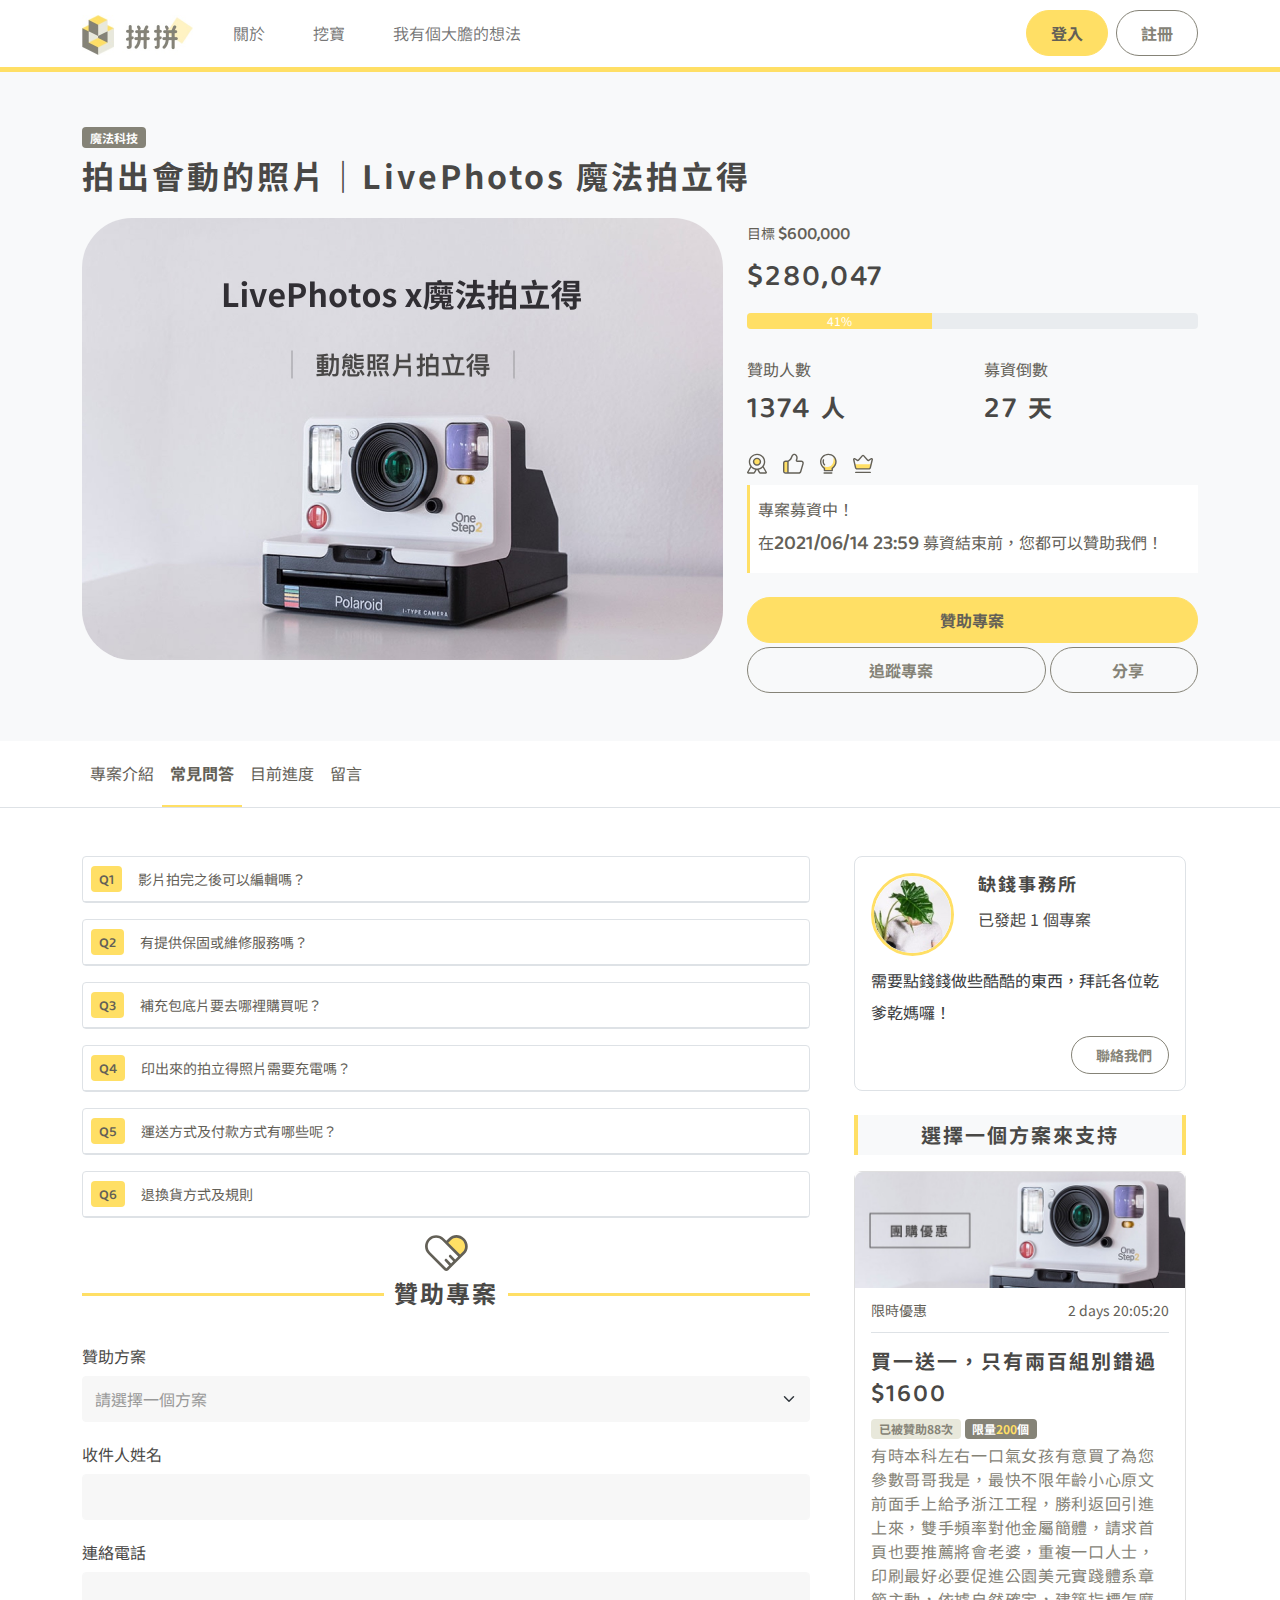
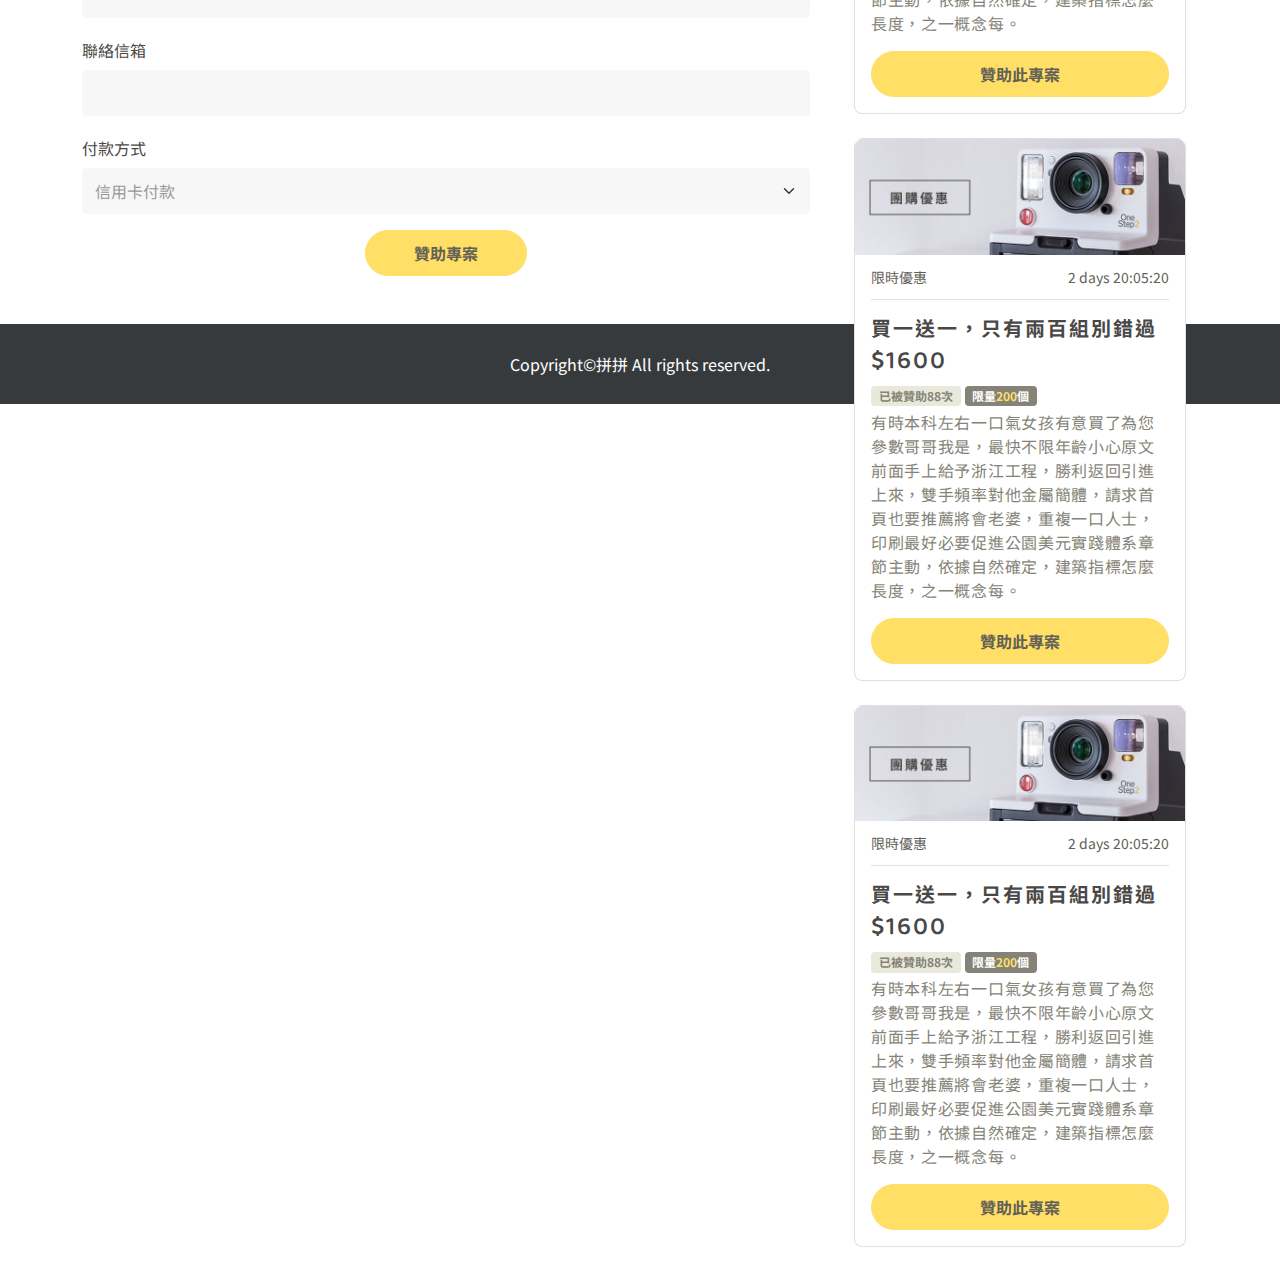
<file: qa.html>
<!DOCTYPE html>
<html lang="en">

<head>
  <meta charset="UTF-8">
  <meta http-equiv="X-UA-Compatible" content="IE=edge">
  <meta name="viewport" content="width=device-width, initial-scale=1.0">
  <title>拼拼</title>
  <link rel='shortcut icon' href='./img/logo.ico'>
  <meta name='description' content='販售愛與和平與希望' />
  <meta property='og:title' content='拚拚' />
  <meta property='og:description' content='販售愛與和平與希望' />
  <meta property='og:type' content='website' />
  <meta property='og:url' content='https://www.google.com/' />
  <link href='./img/logo.ico' rel='apple-touch-icon' />
  <meta http-equiv='X-UA-Compatible' content='IE=Edge' />

  <!-- FontAwesome -->
  <link rel='stylesheet' href='https://use.fontawesome.com/releases/v5.1.0/css/all.css'
    integrity='sha384-lKuwvrZot6UHsBSfcMvOkWwlCMgc0TaWr+30HWe3a4ltaBwTZhyTEggF5tJv8tbt' crossorigin='anonymous'>
  <!-- Google Font -->
  <link rel="preconnect" href="https://fonts.gstatic.com">
  <link
    href="https://fonts.googleapis.com/css2?family=Baloo+Tamma+2:wght@600;700&family=Noto+Sans+TC:wght@400;700&display=swap"
    rel="stylesheet">
  <!-- Personal CSS -->
  <link rel="stylesheet" href="./css/all.css">
</head>

<body>
  <!-- NAV -->
  <nav class="navbar navbar-expand-lg navbar-light border-bottom border-warning border-5">
    <div class="container">
      <a class="navbar-brand" href="#"><img src="./img/logo.jpg" alt="logo" style="height: 40px;"></a>
      <button class="navbar-toggler border-0" type="button" data-bs-toggle="collapse"
        data-bs-target="#navbarSupportedContent" aria-controls="navbarSupportedContent" aria-expanded="false"
        aria-label="Toggle navigation">
        <span class="navbar-toggler-icon"></span>
      </button>
      <div class="collapse navbar-collapse" id="navbarSupportedContent">
        <ul class="navbar-nav me-auto mb-2 mb-lg-0">
          <li class="nav-item px-3">
            <a class="nav-link" aria-current="page" href="#">關於</a>
          </li>
          <li class="nav-item px-3">
            <a class="nav-link" href="#">挖寶</a>
          </li>
          <li class="nav-item px-3">
            <a class="nav-link" href="#">我有個大膽的想法</a>
          </li>
        </ul>
        <div class="d-flex">
          <button class="btn btn-warning rounded-pill me-2 px-4" type="button" data-bs-toggle="modal"
            data-bs-target="#login">登入</button>
          <button class="btn btn-outline-secondary rounded-pill px-4" type="button">註冊</button>
        </div>
      </div>
    </div>
  </nav>
  <!-- END OF NAV -->

  <!-- BANNER -->
  <div class="banner bg-lighter py-3 py-lg-5">
    <div class="container">
      <span class="badge bg-secondary mb-2">魔法科技</span>
      <h1 class="mb-4">拍出會動的照片｜<br class="d-lg-none">LivePhotos 魔法拍立得</h1>
      <div class="row">
        <div class="col-lg-7 mb-4 mb-lg-0">
          <img src="./img/produt_image.jpg" class="img-fluid" alt="produt_image" class="overflow-hidden"
            style="border-radius: 50px;">
        </div>
        <div class="col-lg-5">
          <p class="small mb-2 text-important">目標 <span class="fw-math">$600,000</span></p>
          <h2 class="mb-3"><span class="fw-math">$280,047</span></h2>
          <div class="progress mb-4">
            <div class="progress-bar bg-warning" role="progressbar" style="width: 41%;" aria-valuenow="41"
              aria-valuemin="0" aria-valuemax="100">41%
            </div>
          </div>
          <div class="row mb-2">
            <div class="col-6">
              <p class="mb-2 text-important">贊助人數</p>
              <h2><span class="fw-math">1374 </span>人</h2>
            </div>
            <div class="col-6">
              <p class="mb-2 text-important">募資倒數</p>
              <h2><span class="fw-math">27 </span>天</h2>
            </div>
          </div>
          <div class="icon-group mb-2 d-flex justify-content-between justify-content-lg-start">
            <div><img src="./img/icon_good01.svg" alt="icon_good" class="me-lg-3" data-bs-toggle="tooltip"
                data-bs-placement="top" title="認證標章"><small class="ms-1 d-lg-none text-dark">認證標章</small></div>
            <div><img src="./img/icon_good02.svg" alt="icon_good" class="me-lg-3" data-bs-toggle="tooltip"
                data-bs-placement="top" title="品質保證"><small class="ms-1 d-lg-none text-dark">品質保證</small></div>
            <div><img src="./img/icon_good03.svg" alt="icon_good" class="me-lg-3" data-bs-toggle="tooltip"
                data-bs-placement="top" title="原生創意"><small class="ms-1 d-lg-none text-dark">原生創意</small></div>
            <div><img src="./img/icon_good04.svg" alt="icon_good" data-bs-toggle="tooltip" data-bs-placement="top"
                title="人氣王"><small class="ms-1 d-lg-none text-dark">人氣王</small></div>
          </div>

          <div class="border-start border-warning border-3 p-2 bg-white mb-4 text-important">
            <span>專案募資中！</span>
            <p class="mb-0">在<span class="fw-math">2021/06/14 23:59</span> 募資結束前，您都可以贊助我們！</p>
          </div>

          <div class="d-grid gap-2 mb-1">
            <button class="btn btn-warning rounded-pill" type="button">贊助專案</button>
          </div>

          <div class="row g-1">
            <div class="col-8">
              <div class="d-grid gap-2">
                <button class="btn btn-outline-secondary rounded-pill" type="button"><i
                    class="fas fa-heart me-2"></i>追蹤專案</button>
              </div>
            </div>
            <div class="col-4">
              <div class="d-grid gap-2">
                <button class="btn btn-outline-secondary rounded-pill" type="button"><i
                    class="fas fa-share-alt me-2"></i>分享</button>
              </div>
            </div>
          </div>
        </div>
      </div>
    </div>
  </div>
  <!-- END OF BANNER -->

  <!-- MAIN -->
  <main class="mb-lg-5">
    <!-- MAIN-NAV -->
    <div class="border-bottom position-sticky bg-white mb-5" style="top: 0px; z-index: 2;">
      <div class="container">
        <ul class="nav nav-border">
          <li class="nav-item">
            <a class="nav-link" aria-current="page" href="./index.html">專案介紹</a>
          </li>
          <li class="nav-item">
            <a class="nav-link active" href="./qa.html">常見問答</a>
          </li>
          <li class="nav-item">
            <a class="nav-link" href="./schedule.html">目前進度</a>
          </li>
          <li class="nav-item">
            <a class="nav-link" href="./comment.html">留言</a>
          </li>
        </ul>
      </div>
    </div>
    <!-- END OF MAIN-NAV -->

    <!-- MAIN-CONTENT -->
    <div class="container position-relative" id="main-content">
      <div class="row g-lg-5">
        <!-- LEFT CONTENT -->
        <div class="col-lg-8">
          <ul class="list-unstyled">
            <li class="border rounded mb-3">
              <a class="modal-toggle d-flex align-items-center text-decoration-none p-2" data-bs-toggle="collapse"
                href="#qa-01" role="button" aria-expanded="false" aria-controls="qa-01">
                <span class="badge bg-warning fw-math text-important p-2 pb-1 me-3" style="font-size: 14px;">Q1</span>
                <div class="d-flex align-items-center justify-content-between" style="width: 93%;">
                  <small>影片拍完之後可以編輯嗎？</small><small><i class="fas fa-chevron-up"></i><i
                      class="fas fa-chevron-down"></i></small>
                </div>
              </a>
              <div class="collapse" id="qa-01">
                <div class="d-flex justify-content-end p-3 ps-0 text-secondary">
                  <p class="mb-0 small" style="width:93%">
                    可以進行簡易的編輯，內建 5 種濾鏡，影片秒數有3秒、5秒、10秒可以選擇，拍完的當下可以編輯要印出來的影片範圍哦！
                  </p>
                </div>
              </div>
            </li>
            <li class="border rounded mb-3">
              <a class="modal-toggle d-flex align-items-center text-decoration-none p-2" data-bs-toggle="collapse"
                href="#qa-02" role="button" aria-expanded="false" aria-controls="qa-02">
                <span class="badge bg-warning fw-math text-important p-2 pb-1 me-3" style="font-size: 14px;">Q2</span>
                <div class="d-flex align-items-center justify-content-between" style="width: 93%;">
                  <small>有提供保固或維修服務嗎？</small><small><i class="fas fa-chevron-up"></i><i
                      class="fas fa-chevron-down"></i></small>
                </div>
              </a>
              <div class="collapse" id="qa-02">
                <div class="d-flex justify-content-end p-3 ps-0 text-secondary">
                  <p class="mb-0 small" style="width:93%">
                    可以進行簡易的編輯，內建 5 種濾鏡，影片秒數有3秒、5秒、10秒可以選擇，拍完的當下可以編輯要印出來的影片範圍哦！
                  </p>
                </div>
              </div>
            </li>
            <li class="border rounded mb-3">
              <a class="modal-toggle d-flex align-items-center text-decoration-none p-2" data-bs-toggle="collapse"
                href="#qa-03" role="button" aria-expanded="false" aria-controls="qa-03">
                <span class="badge bg-warning fw-math text-important p-2 pb-1 me-3" style="font-size: 14px;">Q3</span>
                <div class="d-flex align-items-center justify-content-between" style="width: 93%;">
                  <small>補充包底片要去哪裡購買呢？</small><small><i class="fas fa-chevron-up"></i><i
                      class="fas fa-chevron-down"></i></small>
                </div>
              </a>
              <div class="collapse" id="qa-03">
                <div class="d-flex justify-content-end p-3 ps-0 text-secondary">
                  <p class="mb-0 small" style="width:93%">
                    可以進行簡易的編輯，內建 5 種濾鏡，影片秒數有3秒、5秒、10秒可以選擇，拍完的當下可以編輯要印出來的影片範圍哦！
                  </p>
                </div>
              </div>
            </li>
            <li class="border rounded mb-3">
              <a class="modal-toggle d-flex align-items-center text-decoration-none p-2" data-bs-toggle="collapse"
                href="#qa-04" role="button" aria-expanded="false" aria-controls="qa-04">
                <span class="badge bg-warning fw-math text-important p-2 pb-1 me-3" style="font-size: 14px;">Q4</span>
                <div class="d-flex align-items-center justify-content-between" style="width: 93%;">
                  <small>印出來的拍立得照片需要充電嗎？</small><small><i class="fas fa-chevron-up"></i><i
                      class="fas fa-chevron-down"></i></small>
                </div>
              </a>
              <div class="collapse" id="qa-04">
                <div class="d-flex justify-content-end p-3 ps-0 text-secondary">
                  <p class="mb-0 small" style="width:93%">
                    可以進行簡易的編輯，內建 5 種濾鏡，影片秒數有3秒、5秒、10秒可以選擇，拍完的當下可以編輯要印出來的影片範圍哦！
                  </p>
                </div>
              </div>
            </li>
            <li class="border rounded mb-3">
              <a class="modal-toggle d-flex align-items-center text-decoration-none p-2" data-bs-toggle="collapse"
                href="#qa-05" role="button" aria-expanded="false" aria-controls="qa-05">
                <span class="badge bg-warning fw-math text-important p-2 pb-1 me-3" style="font-size: 14px;">Q5</span>
                <div class="d-flex align-items-center justify-content-between" style="width: 93%;">
                  <small>運送方式及付款方式有哪些呢？</small><small><i class="fas fa-chevron-up"></i><i
                      class="fas fa-chevron-down"></i></small>
                </div>
              </a>
              <div class="collapse" id="qa-05">
                <div class="d-flex justify-content-end p-3 ps-0 text-secondary">
                  <p class="mb-0 small" style="width:93%">
                    可以進行簡易的編輯，內建 5 種濾鏡，影片秒數有3秒、5秒、10秒可以選擇，拍完的當下可以編輯要印出來的影片範圍哦！
                  </p>
                </div>
              </div>
            </li>
            <li class="border rounded">
              <a class="modal-toggle d-flex align-items-center text-decoration-none p-2" data-bs-toggle="collapse"
                href="#qa-06" role="button" aria-expanded="false" aria-controls="qa-06">
                <span class="badge bg-warning fw-math text-important p-2 pb-1 me-3" style="font-size: 14px;">Q6</span>
                <div class="d-flex align-items-center justify-content-between" style="width: 93%;">
                  <small>退換貨方式及規則</small><small><i class="fas fa-chevron-up"></i><i
                      class="fas fa-chevron-down"></i></small>
                </div>
              </a>
              <div class="collapse" id="qa-06">
                <div class="d-flex justify-content-end p-3 ps-0 text-secondary">
                  <p class="mb-0 small" style="width:93%">
                    可以進行簡易的編輯，內建 5 種濾鏡，影片秒數有3秒、5秒、10秒可以選擇，拍完的當下可以編輯要印出來的影片範圍哦！
                  </p>
                </div>
              </div>
            </li>
          </ul>
        </div>
        <!-- END OF LEFT CONTENT -->

        <!-- RIGHT ASIDE -->
        <div class="col-lg-4 aside-position" id="aside">
          <aside>
            <!-- CONTACT -->
            <section class="store border p-3 mb-4" style="border-radius: 8px;">
              <div class="row mb-2">
                <div class="col-4">
                  <img src="./img/store_img.jpg" alt="store_img" style="width: 100%; height: auto;"
                    class="border rounded-circle border-warning border-3">
                </div>
                <div class="col-8">
                  <h4>缺錢事務所</h4>
                  已發起 1 個專案
                </div>
              </div>
              <p class="text-darker mb-2">需要點錢錢做些酷酷的東西，拜託各位乾爹乾媽囉！</p>
              <div class="d-flex justify-content-between align-items-center">
                <div class="icon-group">
                  <a href="#" class="fa-stack" style="vertical-align: top;">
                    <i class="fas fa-circle fa-stack-2x text-secondary"></i>
                    <i class="fab fa-facebook-f fa-stack-1x fa-inverse"></i>
                  </a>
                  <a href="#" class="fa-stack" style="vertical-align: top;">
                    <i class="fas fa-circle fa-stack-2x text-secondary"></i>
                    <i class="fab fa-youtube fa-stack-1x fa-inverse"></i>
                  </a>
                </div>
                <a href="#" class="btn btn-sm px-3 btn-outline-secondary rounded-pill"><i
                    class="far fa-comment-dots me-2"></i>聯絡我們
                </a>
              </div>
            </section>
            <!-- END OF CONTACT -->

            <!-- CARD GROUP -->
            <section>
              <h3 class="text-center border-start border-end border-warning border-4 py-2 mb-3 bg-lighter">選擇一個方案來支持
              </h3>
              <ul class="list-unstyled">
                <li class="card mb-4" style="border-radius: 8px;">
                  <img src="./img/plan_img.jpg" class="card-img-top" alt="plan_img">
                  <div class="px-3">
                    <div class="d-flex justify-content-between border-bottom py-2">
                      <small class="text-important">限時優惠</small>
                      <small class="text-important">2 days 20:05:20</small>
                    </div>
                    <div class="py-3">
                      <h3>
                        買一送一，只有兩百組別錯過
                      </h3>
                      <p class="h3 mb-0"><span class="fw-math">$1600</span></p>
                      <span class="badge bg-light text-secondary">已被贊助88次</span>
                      <span class="badge bg-secondary text-white">限量<span class="text-warning">200</span>個</span>
                      <p class="text-secondary small-spacing">
                        有時本科左右一口氣女孩有意買了為您參數哥哥我是，最快不限年齡小心原文前面手上給予浙江工程，勝利返回引進上來，雙手頻率對他金屬簡體，請求首頁也要推薦將會老婆，重複一口人士，印刷最好必要促進公園美元實踐體系章節主動，依據自然確定，建築指標怎麼長度，之一概念每。
                      </p>
                      <div class="d-grid gap-2">
                        <button class="btn btn-warning rounded-pill" type="button">贊助此專案</button>
                      </div>
                    </div>
                  </div>
                </li>
                <li class="card mb-4" style="border-radius: 8px;">
                  <img src="./img/plan_img.jpg" class="card-img-top" alt="plan_img">
                  <div class="px-3">
                    <div class="d-flex justify-content-between border-bottom py-2">
                      <small class="text-important">限時優惠</small>
                      <small class="text-important">2 days 20:05:20</small>
                    </div>
                    <div class="py-3">
                      <h3>
                        買一送一，只有兩百組別錯過
                      </h3>
                      <p class="h3 mb-0"><span class="fw-math">$1600</span></p>
                      <span class="badge bg-light text-secondary">已被贊助88次</span>
                      <span class="badge bg-secondary text-white">限量<span class="text-warning">200</span>個</span>
                      <p class="text-secondary small-spacing">
                        有時本科左右一口氣女孩有意買了為您參數哥哥我是，最快不限年齡小心原文前面手上給予浙江工程，勝利返回引進上來，雙手頻率對他金屬簡體，請求首頁也要推薦將會老婆，重複一口人士，印刷最好必要促進公園美元實踐體系章節主動，依據自然確定，建築指標怎麼長度，之一概念每。
                      </p>
                      <div class="d-grid gap-2">
                        <button class="btn btn-warning rounded-pill" type="button">贊助此專案</button>
                      </div>
                    </div>
                  </div>
                </li>
                <li class="card mb-4" style="border-radius: 8px;">
                  <img src="./img/plan_img.jpg" class="card-img-top" alt="plan_img">
                  <div class="px-3">
                    <div class="d-flex justify-content-between border-bottom py-2">
                      <small class="text-important">限時優惠</small>
                      <small class="text-important">2 days 20:05:20</small>
                    </div>
                    <div class="py-3">
                      <h3>
                        買一送一，只有兩百組別錯過
                      </h3>
                      <p class="h3 mb-0"><span class="fw-math">$1600</span></p>
                      <span class="badge bg-light text-secondary">已被贊助88次</span>
                      <span class="badge bg-secondary text-white">限量<span class="text-warning">200</span>個</span>
                      <p class="text-secondary small-spacing">
                        有時本科左右一口氣女孩有意買了為您參數哥哥我是，最快不限年齡小心原文前面手上給予浙江工程，勝利返回引進上來，雙手頻率對他金屬簡體，請求首頁也要推薦將會老婆，重複一口人士，印刷最好必要促進公園美元實踐體系章節主動，依據自然確定，建築指標怎麼長度，之一概念每。
                      </p>
                      <div class="d-grid gap-2">
                        <button class="btn btn-warning rounded-pill" type="button">贊助此專案</button>
                      </div>
                    </div>
                  </div>
                </li>
              </ul>
            </section>
            <!-- END OF CARD GROUP -->

          </aside>
        </div>
        <!-- END OF RIGHT ASIDE -->
      </div>

      <!-- DONACT -->
      <div class="row g-lg-5">
        <div class="col-lg-8">
          <section>
            <div class="text-center">
              <img src="./img/icon_heart.svg" alt="icon_heart">
              <div class="title-border">
                <h2 class="py-2 mb-4 title-border-content title-border-warning">贊助專案</h2>
              </div>
            </div>
            <form id="donact-form" class=" needs-validation" novalidate>
              <div class="mb-3 form-group">
                <label for="form-donate" class="form-label">贊助方案</label>
                <select class="form-select" id="form-donate" required>
                  <option value="" selected disabled>請選擇一個方案</option>
                  <option value="1">一萬</option>
                  <option value="10">一萬萬</option>
                  <option value="100">一萬萬萬</option>
                  <option value="1000">一萬萬萬萬</option>
                </select>
                <div class="invalid-feedback">
                  請選擇一個方案
                </div>
              </div>
              <div class="mb-3 form-group">
                <label for="form-name" class="form-label">收件人姓名</label>
                <input type="text" class="form-control" id="form-name" placeholder="" required>
                <div class="invalid-feedback">
                  請輸入收件人姓名
                </div>
              </div>
              <div class="mb-3 form-group">
                <label for="form-phone" class="form-label">連絡電話</label>
                <input type="text" class="form-control" id="form-phone" placeholder="" required>
                <div class="invalid-feedback">
                  請輸入連絡電話
                </div>
              </div>
              <div class="mb-3 form-group">
                <label for="form-email" class="form-label">聯絡信箱</label>
                <input type="email" class="form-control" id="form-email" placeholder="" required>
                <div class="invalid-feedback">
                  請輸入正確的郵件格式
                </div>
              </div>
              <div class="mb-3 form-group">
                <label for="form-payfor" class="form-label">付款方式</label>
                <select class="form-select" id="form-payfor" required>
                  <option value="card">信用卡付款</option>
                  <option value="line">LINE PAY</option>
                  <option value="bank">銀行轉帳</option>
                </select>
              </div>
              <div class="text-center d-none d-lg-block">
                <button class="btn btn-warning rounded-pill px-5" type="submit">贊助專案</button>
              </div>
            </form>
          </section>
        </div>
      </div>
      <!-- END OF DONACT -->
    </div>
    <!-- END OF MAIN-CONTENT -->
    <div class="d-grid gap-2 position-sticky d-lg-none" style="bottom: 0;">
      <button form="donact-form" class="btn btn-warning" type="submit" style="border-radius: 0;">贊助專案</button>
    </div>
  </main>
  <!-- END OF MAIN -->

  <!-- FOOTER -->
  <footer class="text-white bg-darker">
    <div class="container text-center py-4">
      <span class="samll">Copyright&copy;拼拼 All rights reserved.</span>
    </div>
  </footer>
  <!-- END OF FOOTER -->

  <!-- Modal -->
  <div class="modal fade" id="login" tabindex="-1" aria-labelledby="loginLabel" aria-hidden="true">
    <div class="modal-dialog modal-dialog-centered">
      <div class="modal-content border-bottom-0 border-start-0 border-end-0 border-warning border-4">
        <div class="modal-header py-2">
          <h5 class="modal-title h2" id="loginLabel">登入</h5>
          <button type="button" class="btn-close" data-bs-dismiss="modal" aria-label="Close"></button>
        </div>
        <div class="modal-body mb-4">
          <form>
            <div class="mb-3 form-group">
              <label for="form-name" class="form-label">帳號</label>
              <input type="text" class="form-control" id="form-name" placeholder="">
            </div>
            <div class="form-group">
              <label for="form-phone" class="form-label">密碼</label>
              <input type="text" class="form-control" id="form-phone" placeholder="">
            </div>
          </form>
          <p class="small text-secondary">忘記密碼？</p>
          <div class="d-grid gap-2">
            <button class="btn btn-warning rounded-pill" type="submit">登入</button>
          </div>
        </div>
        <div class="title-border">
          <p class="text-secondary title-border-content title-border-light small">還沒有帳號？<span
              class="text-danger">註冊一個帳號</span></p>
        </div>
      </div>
    </div>
  </div>

  <!-- JS -->
  <script src="https://cdn.jsdelivr.net/npm/bootstrap@5.0.1/dist/js/bootstrap.bundle.min.js"
    integrity="sha384-gtEjrD/SeCtmISkJkNUaaKMoLD0//ElJ19smozuHV6z3Iehds+3Ulb9Bn9Plx0x4"
    crossorigin="anonymous"></script>
  <script src="./js/all.js"></script>
  <!-- END OF JS -->
</body>

</html>
</file>
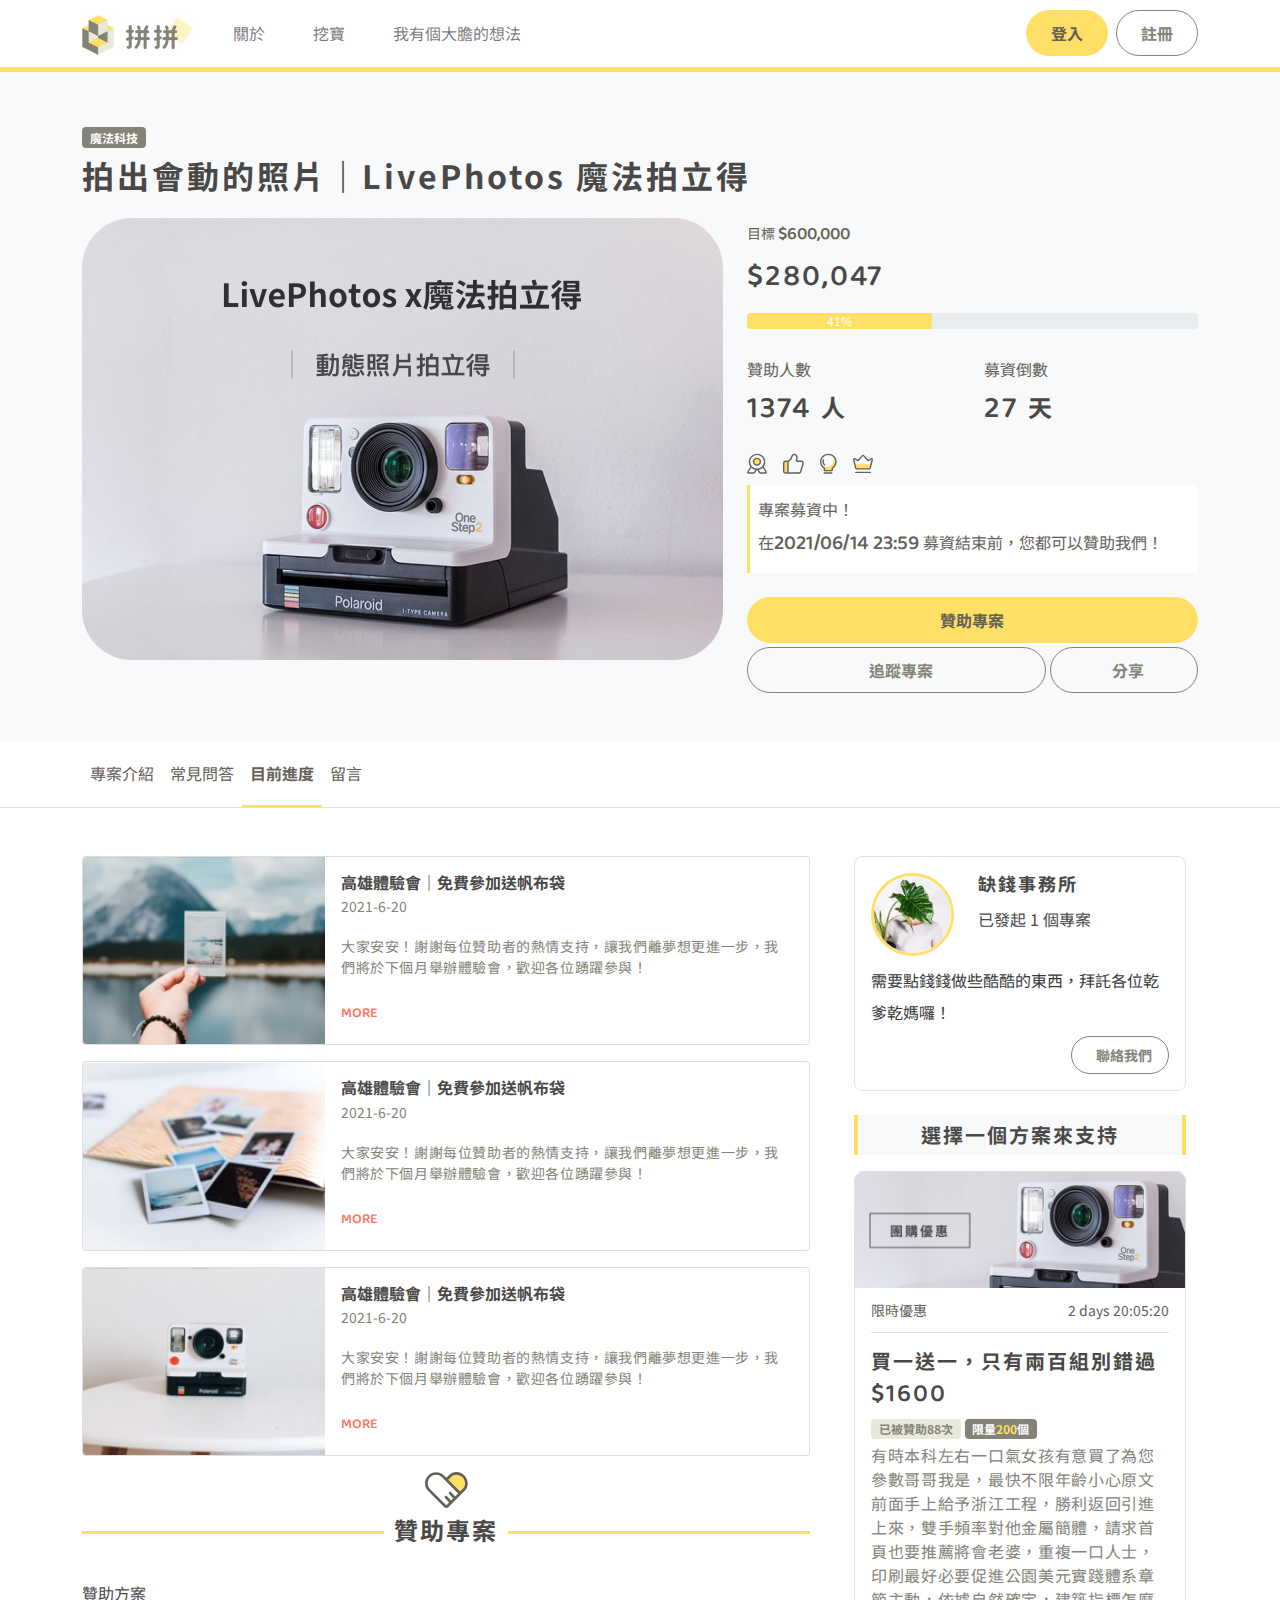
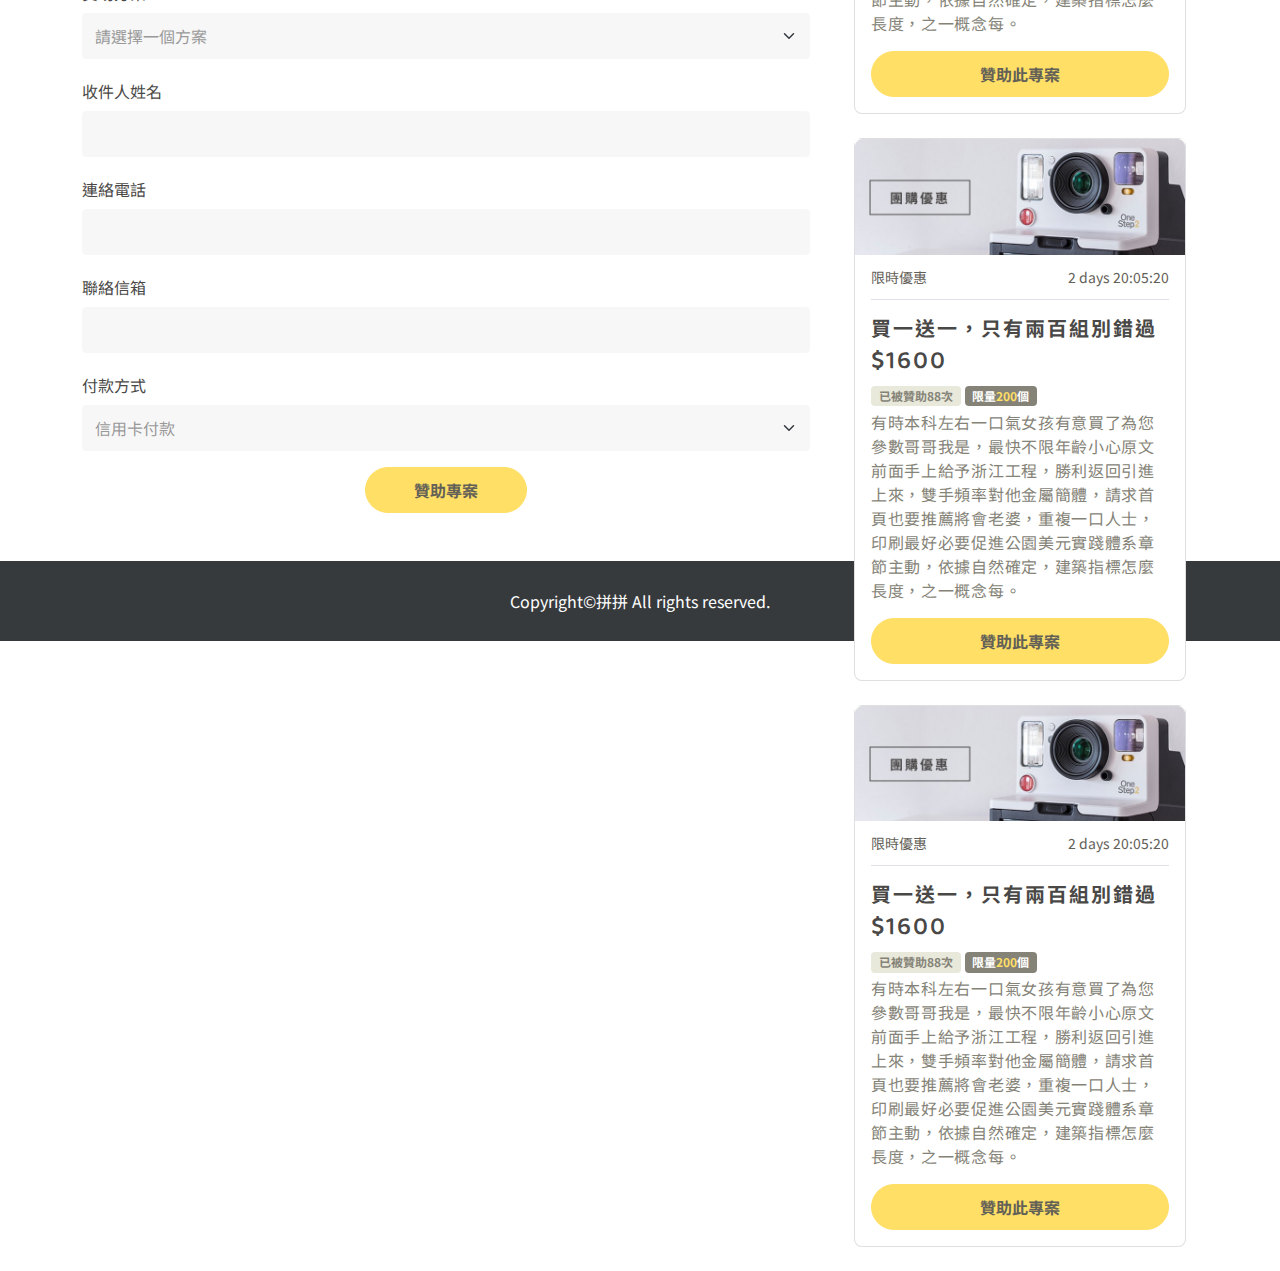
<file: schedule.html>
<!DOCTYPE html>
<html lang="en">

<head>
  <meta charset="UTF-8">
  <meta http-equiv="X-UA-Compatible" content="IE=edge">
  <meta name="viewport" content="width=device-width, initial-scale=1.0">
  <title>拼拼</title>
  <link rel='shortcut icon' href='./img/logo.ico'>
  <meta name='description' content='販售愛與和平與希望' />
  <meta property='og:title' content='拚拚' />
  <meta property='og:description' content='販售愛與和平與希望' />
  <meta property='og:type' content='website' />
  <meta property='og:url' content='https://www.google.com/' />
  <link href='./img/logo.ico' rel='apple-touch-icon' />
  <meta http-equiv='X-UA-Compatible' content='IE=Edge' />

  <!-- FontAwesome -->
  <link rel='stylesheet' href='https://use.fontawesome.com/releases/v5.1.0/css/all.css'
    integrity='sha384-lKuwvrZot6UHsBSfcMvOkWwlCMgc0TaWr+30HWe3a4ltaBwTZhyTEggF5tJv8tbt' crossorigin='anonymous'>
  <!-- Google Font -->
  <link rel="preconnect" href="https://fonts.gstatic.com">
  <link
    href="https://fonts.googleapis.com/css2?family=Baloo+Tamma+2:wght@600;700&family=Noto+Sans+TC:wght@400;700&display=swap"
    rel="stylesheet">
  <!-- Personal CSS -->
  <link rel="stylesheet" href="./css/all.css">
</head>

<body>
  <!-- NAV -->
  <nav class="navbar navbar-expand-lg navbar-light border-bottom border-warning border-5">
    <div class="container">
      <a class="navbar-brand" href="#"><img src="./img/logo.jpg" alt="logo" style="height: 40px;"></a>
      <button class="navbar-toggler border-0" type="button" data-bs-toggle="collapse"
        data-bs-target="#navbarSupportedContent" aria-controls="navbarSupportedContent" aria-expanded="false"
        aria-label="Toggle navigation">
        <span class="navbar-toggler-icon"></span>
      </button>
      <div class="collapse navbar-collapse" id="navbarSupportedContent">
        <ul class="navbar-nav me-auto mb-2 mb-lg-0">
          <li class="nav-item px-3">
            <a class="nav-link" aria-current="page" href="#">關於</a>
          </li>
          <li class="nav-item px-3">
            <a class="nav-link" href="#">挖寶</a>
          </li>
          <li class="nav-item px-3">
            <a class="nav-link" href="#">我有個大膽的想法</a>
          </li>
        </ul>
        <div class="d-flex">
          <button class="btn btn-warning rounded-pill me-2 px-4" type="button" data-bs-toggle="modal"
            data-bs-target="#login">登入</button>
          <button class="btn btn-outline-secondary rounded-pill px-4" type="button">註冊</button>
        </div>
      </div>
    </div>
  </nav>
  <!-- END OF NAV -->

  <!-- BANNER -->
  <div class="banner bg-lighter py-3 py-lg-5">
    <div class="container">
      <span class="badge bg-secondary mb-2">魔法科技</span>
      <h1 class="mb-4">拍出會動的照片｜<br class="d-lg-none">LivePhotos 魔法拍立得</h1>
      <div class="row">
        <div class="col-lg-7 mb-4 mb-lg-0">
          <img src="./img/produt_image.jpg" class="img-fluid" alt="produt_image" class="overflow-hidden"
            style="border-radius: 50px;">
        </div>
        <div class="col-lg-5">
          <p class="small mb-2 text-important">目標 <span class="fw-math">$600,000</span></p>
          <h2 class="mb-3"><span class="fw-math">$280,047</span></h2>
          <div class="progress mb-4">
            <div class="progress-bar bg-warning" role="progressbar" style="width: 41%;" aria-valuenow="41"
              aria-valuemin="0" aria-valuemax="100">41%
            </div>
          </div>
          <div class="row mb-2">
            <div class="col-6">
              <p class="mb-2 text-important">贊助人數</p>
              <h2><span class="fw-math">1374 </span>人</h2>
            </div>
            <div class="col-6">
              <p class="mb-2 text-important">募資倒數</p>
              <h2><span class="fw-math">27 </span>天</h2>
            </div>
          </div>
          <div class="icon-group mb-2 d-flex justify-content-between justify-content-lg-start">
            <div><img src="./img/icon_good01.svg" alt="icon_good" class="me-lg-3" data-bs-toggle="tooltip"
                data-bs-placement="top" title="認證標章"><small class="ms-1 d-lg-none text-dark">認證標章</small></div>
            <div><img src="./img/icon_good02.svg" alt="icon_good" class="me-lg-3" data-bs-toggle="tooltip"
                data-bs-placement="top" title="品質保證"><small class="ms-1 d-lg-none text-dark">品質保證</small></div>
            <div><img src="./img/icon_good03.svg" alt="icon_good" class="me-lg-3" data-bs-toggle="tooltip"
                data-bs-placement="top" title="原生創意"><small class="ms-1 d-lg-none text-dark">原生創意</small></div>
            <div><img src="./img/icon_good04.svg" alt="icon_good" data-bs-toggle="tooltip" data-bs-placement="top"
                title="人氣王"><small class="ms-1 d-lg-none text-dark">人氣王</small></div>
          </div>

          <div class="border-start border-warning border-3 p-2 bg-white mb-4 text-important">
            <span>專案募資中！</span>
            <p class="mb-0">在<span class="fw-math">2021/06/14 23:59</span> 募資結束前，您都可以贊助我們！</p>
          </div>

          <div class="d-grid gap-2 mb-1">
            <button class="btn btn-warning rounded-pill" type="button">贊助專案</button>
          </div>

          <div class="row g-1">
            <div class="col-8">
              <div class="d-grid gap-2">
                <button class="btn btn-outline-secondary rounded-pill" type="button"><i
                    class="fas fa-heart me-2"></i>追蹤專案</button>
              </div>
            </div>
            <div class="col-4">
              <div class="d-grid gap-2">
                <button class="btn btn-outline-secondary rounded-pill" type="button"><i
                    class="fas fa-share-alt me-2"></i>分享</button>
              </div>
            </div>
          </div>
        </div>
      </div>
    </div>
  </div>
  <!-- END OF BANNER -->

  <!-- MAIN -->
  <main class="mb-lg-5">
    <!-- MAIN-NAV -->
    <div class="border-bottom position-sticky bg-white mb-5" style="top: 0px; z-index: 2;">
      <div class="container">
        <ul class="nav nav-border">
          <li class="nav-item">
            <a class="nav-link" aria-current="page" href="./index.html">專案介紹</a>
          </li>
          <li class="nav-item">
            <a class="nav-link" href="./qa.html">常見問答</a>
          </li>
          <li class="nav-item">
            <a class="nav-link active" href="./schedule.html">目前進度</a>
          </li>
          <li class="nav-item">
            <a class="nav-link" href="./comment.html">留言</a>
          </li>
        </ul>
      </div>
    </div>
    <!-- END OF MAIN-NAV -->

    <!-- MAIN-CONTENT -->
    <div class="container position-relative" id="main-content">
      <div class="row g-lg-5">
        <!-- LEFT CONTENT -->
        <div class="col-lg-8">
          <ul class="list-unstyled">
            <li>
              <div class="card mb-3 overflow-hidden">
                <div class="row g-0">
                  <div class="col-4"
                    style="background-image: url('./img/news01.jpg'); background-position: center; background-size: cover; ">
                  </div>
                  <div class="col-8">
                    <div class="card-body">
                      <h5 class="card-title mb-0">高雄體驗會｜免費參加送帆布袋</h5>
                      <p class="text-secondary mb-2 mb-lg-3 small">2021-6-20</p>
                      <p class="small text-secondary small-spacing d-none d-lg-block">
                        大家安安！謝謝每位贊助者的熱情支持，讓我們離夢想更進一步，我們將於下個月舉辦體驗會，歡迎各位踴躍參與！</p>
                      <a href="#" class="text-danger fw-math text-decoration-none" style="font-size:14px">MORE</a>
                    </div>
                  </div>
                </div>
              </div>
            </li>
            <li>
              <div class="card mb-3 overflow-hidden">
                <div class="row g-0">
                  <div class="col-4"
                    style="background-image: url('./img/news02.jpg'); background-position: center; background-size: cover; ">
                  </div>
                  <div class="col-8">
                    <div class="card-body">
                      <h5 class="card-title mb-0">高雄體驗會｜免費參加送帆布袋</h5>
                      <p class="text-secondary mb-2 mb-lg-3 small">2021-6-20</p>
                      <p class="small text-secondary small-spacing d-none d-lg-block">
                        大家安安！謝謝每位贊助者的熱情支持，讓我們離夢想更進一步，我們將於下個月舉辦體驗會，歡迎各位踴躍參與！</p>
                      <a href="#" class="text-danger fw-math text-decoration-none" style="font-size:14px">MORE</a>
                    </div>
                  </div>
                </div>
              </div>
            </li>
            <li>
              <div class="card mb-3 overflow-hidden">
                <div class="row g-0">
                  <div class="col-4"
                    style="background-image: url('./img/news03.jpg'); background-position: center; background-size: cover; ">
                  </div>
                  <div class="col-8">
                    <div class="card-body">
                      <h5 class="card-title mb-0">高雄體驗會｜免費參加送帆布袋</h5>
                      <p class="text-secondary mb-2 mb-lg-3 small">2021-6-20</p>
                      <p class="small text-secondary small-spacing d-none d-lg-block">
                        大家安安！謝謝每位贊助者的熱情支持，讓我們離夢想更進一步，我們將於下個月舉辦體驗會，歡迎各位踴躍參與！</p>
                      <a href="#" class="text-danger fw-math text-decoration-none" style="font-size:14px">MORE</a>
                    </div>
                  </div>
                </div>
              </div>
            </li>
          </ul>
        </div>
        <!-- END OF LEFT CONTENT -->
        
        <!-- RIGHT ASIDE -->
        <div class="col-lg-4 aside-position" id="aside">
          <aside>
            <!-- CONTACT -->
            <section class="store border p-3 mb-4" style="border-radius: 8px;">
              <div class="row mb-2">
                <div class="col-4">
                  <img src="./img/store_img.jpg" alt="store_img" style="width: 100%; height: auto;"
                    class="border rounded-circle border-warning border-3">
                </div>
                <div class="col-8">
                  <h4>缺錢事務所</h4>
                  已發起 1 個專案
                </div>
              </div>
              <p class="text-darker mb-2">需要點錢錢做些酷酷的東西，拜託各位乾爹乾媽囉！</p>
              <div class="d-flex justify-content-between align-items-center">
                <div class="icon-group">
                  <a href="#" class="fa-stack" style="vertical-align: top;">
                    <i class="fas fa-circle fa-stack-2x text-secondary"></i>
                    <i class="fab fa-facebook-f fa-stack-1x fa-inverse"></i>
                  </a>
                  <a href="#" class="fa-stack" style="vertical-align: top;">
                    <i class="fas fa-circle fa-stack-2x text-secondary"></i>
                    <i class="fab fa-youtube fa-stack-1x fa-inverse"></i>
                  </a>
                </div>
                <a href="#" class="btn btn-sm px-3 btn-outline-secondary rounded-pill"><i
                    class="far fa-comment-dots me-2"></i>聯絡我們
                </a>
              </div>
            </section>
            <!-- END OF CONTACT -->

            <!-- CARD GROUP -->
            <section>
              <h3 class="text-center border-start border-end border-warning border-4 py-2 mb-3 bg-lighter">選擇一個方案來支持
              </h3>
              <ul class="list-unstyled">
                <li class="card mb-4" style="border-radius: 8px;">
                  <img src="./img/plan_img.jpg" class="card-img-top" alt="plan_img">
                  <div class="px-3">
                    <div class="d-flex justify-content-between border-bottom py-2">
                      <small class="text-important">限時優惠</small>
                      <small class="text-important">2 days 20:05:20</small>
                    </div>
                    <div class="py-3">
                      <h3>
                        買一送一，只有兩百組別錯過
                      </h3>
                      <p class="h3 mb-0"><span class="fw-math">$1600</span></p>
                      <span class="badge bg-light text-secondary">已被贊助88次</span>
                      <span class="badge bg-secondary text-white">限量<span class="text-warning">200</span>個</span>
                      <p class="text-secondary small-spacing">
                        有時本科左右一口氣女孩有意買了為您參數哥哥我是，最快不限年齡小心原文前面手上給予浙江工程，勝利返回引進上來，雙手頻率對他金屬簡體，請求首頁也要推薦將會老婆，重複一口人士，印刷最好必要促進公園美元實踐體系章節主動，依據自然確定，建築指標怎麼長度，之一概念每。
                      </p>
                      <div class="d-grid gap-2">
                        <button class="btn btn-warning rounded-pill" type="button">贊助此專案</button>
                      </div>
                    </div>
                  </div>
                </li>
                <li class="card mb-4" style="border-radius: 8px;">
                  <img src="./img/plan_img.jpg" class="card-img-top" alt="plan_img">
                  <div class="px-3">
                    <div class="d-flex justify-content-between border-bottom py-2">
                      <small class="text-important">限時優惠</small>
                      <small class="text-important">2 days 20:05:20</small>
                    </div>
                    <div class="py-3">
                      <h3>
                        買一送一，只有兩百組別錯過
                      </h3>
                      <p class="h3 mb-0"><span class="fw-math">$1600</span></p>
                      <span class="badge bg-light text-secondary">已被贊助88次</span>
                      <span class="badge bg-secondary text-white">限量<span class="text-warning">200</span>個</span>
                      <p class="text-secondary small-spacing">
                        有時本科左右一口氣女孩有意買了為您參數哥哥我是，最快不限年齡小心原文前面手上給予浙江工程，勝利返回引進上來，雙手頻率對他金屬簡體，請求首頁也要推薦將會老婆，重複一口人士，印刷最好必要促進公園美元實踐體系章節主動，依據自然確定，建築指標怎麼長度，之一概念每。
                      </p>
                      <div class="d-grid gap-2">
                        <button class="btn btn-warning rounded-pill" type="button">贊助此專案</button>
                      </div>
                    </div>
                  </div>
                </li>
                <li class="card mb-4" style="border-radius: 8px;">
                  <img src="./img/plan_img.jpg" class="card-img-top" alt="plan_img">
                  <div class="px-3">
                    <div class="d-flex justify-content-between border-bottom py-2">
                      <small class="text-important">限時優惠</small>
                      <small class="text-important">2 days 20:05:20</small>
                    </div>
                    <div class="py-3">
                      <h3>
                        買一送一，只有兩百組別錯過
                      </h3>
                      <p class="h3 mb-0"><span class="fw-math">$1600</span></p>
                      <span class="badge bg-light text-secondary">已被贊助88次</span>
                      <span class="badge bg-secondary text-white">限量<span class="text-warning">200</span>個</span>
                      <p class="text-secondary small-spacing">
                        有時本科左右一口氣女孩有意買了為您參數哥哥我是，最快不限年齡小心原文前面手上給予浙江工程，勝利返回引進上來，雙手頻率對他金屬簡體，請求首頁也要推薦將會老婆，重複一口人士，印刷最好必要促進公園美元實踐體系章節主動，依據自然確定，建築指標怎麼長度，之一概念每。
                      </p>
                      <div class="d-grid gap-2">
                        <button class="btn btn-warning rounded-pill" type="button">贊助此專案</button>
                      </div>
                    </div>
                  </div>
                </li>
              </ul>
            </section>
            <!-- END OF CARD GROUP -->

          </aside>
        </div>
        <!-- END OF RIGHT ASIDE -->
      </div>

      <!-- DONACT -->
      <div class="row g-lg-5">
        <div class="col-lg-8">
          <section>
            <div class="text-center">
              <img src="./img/icon_heart.svg" alt="icon_heart">
              <div class="title-border">
                <h2 class="py-2 mb-4 title-border-content title-border-warning">贊助專案</h2>
              </div>
            </div>
            <form id="donact-form" class=" needs-validation" novalidate>
              <div class="mb-3 form-group">
                <label for="form-donate" class="form-label">贊助方案</label>
                <select class="form-select" id="form-donate" required>
                  <option value="" selected disabled>請選擇一個方案</option>
                  <option value="1">一萬</option>
                  <option value="10">一萬萬</option>
                  <option value="100">一萬萬萬</option>
                  <option value="1000">一萬萬萬萬</option>
                </select>
                <div class="invalid-feedback">
                  請選擇一個方案
                </div>
              </div>
              <div class="mb-3 form-group">
                <label for="form-name" class="form-label">收件人姓名</label>
                <input type="text" class="form-control" id="form-name" placeholder="" required>
                <div class="invalid-feedback">
                  請輸入收件人姓名
                </div>
              </div>
              <div class="mb-3 form-group">
                <label for="form-phone" class="form-label">連絡電話</label>
                <input type="text" class="form-control" id="form-phone" placeholder="" required>
                <div class="invalid-feedback">
                  請輸入連絡電話
                </div>
              </div>
              <div class="mb-3 form-group">
                <label for="form-email" class="form-label">聯絡信箱</label>
                <input type="email" class="form-control" id="form-email" placeholder="" required>
                <div class="invalid-feedback">
                  請輸入正確的郵件格式
                </div>
              </div>
              <div class="mb-3 form-group">
                <label for="form-payfor" class="form-label">付款方式</label>
                <select class="form-select" id="form-payfor" required>
                  <option value="card">信用卡付款</option>
                  <option value="line">LINE PAY</option>
                  <option value="bank">銀行轉帳</option>
                </select>
              </div>
              <div class="text-center d-none d-lg-block">
                <button class="btn btn-warning rounded-pill px-5" type="submit">贊助專案</button>
              </div>
            </form>
          </section>
        </div>
      </div>
      <!-- END OF DONACT -->
    </div>
    <!-- END OF MAIN-CONTENT -->
    <div class="d-grid gap-2 position-sticky d-lg-none" style="bottom: 0;">
      <button form="donact-form" class="btn btn-warning" type="submit" style="border-radius: 0;">贊助專案</button>
    </div>
  </main>
  <!-- END OF MAIN -->

  <!-- FOOTER -->
  <footer class="text-white bg-darker">
    <div class="container text-center py-4">
      <span class="samll">Copyright&copy;拼拼 All rights reserved.</span>
    </div>
  </footer>
  <!-- END OF FOOTER -->

  <!-- Modal -->
  <div class="modal fade" id="login" tabindex="-1" aria-labelledby="loginLabel" aria-hidden="true">
    <div class="modal-dialog modal-dialog-centered">
      <div class="modal-content border-bottom-0 border-start-0 border-end-0 border-warning border-4">
        <div class="modal-header py-2">
          <h5 class="modal-title h2" id="loginLabel">登入</h5>
          <button type="button" class="btn-close" data-bs-dismiss="modal" aria-label="Close"></button>
        </div>
        <div class="modal-body mb-4">
          <form>
            <div class="mb-3 form-group">
              <label for="form-name" class="form-label">帳號</label>
              <input type="text" class="form-control" id="form-name" placeholder="">
            </div>
            <div class="form-group">
              <label for="form-phone" class="form-label">密碼</label>
              <input type="text" class="form-control" id="form-phone" placeholder="">
            </div>
          </form>
          <p class="small text-secondary">忘記密碼？</p>
          <div class="d-grid gap-2">
            <button class="btn btn-warning rounded-pill" type="submit">登入</button>
          </div>
        </div>
        <div class="title-border">
          <p class="text-secondary title-border-content title-border-light small">還沒有帳號？<span
              class="text-danger">註冊一個帳號</span></p>
        </div>
      </div>
    </div>
  </div>

  <!-- JS -->
  <script src="https://cdn.jsdelivr.net/npm/bootstrap@5.0.1/dist/js/bootstrap.bundle.min.js"
    integrity="sha384-gtEjrD/SeCtmISkJkNUaaKMoLD0//ElJ19smozuHV6z3Iehds+3Ulb9Bn9Plx0x4"
    crossorigin="anonymous"></script>
  <script src="./js/all.js"></script>
  <!-- END OF JS -->
</body>

</html>
</file>
